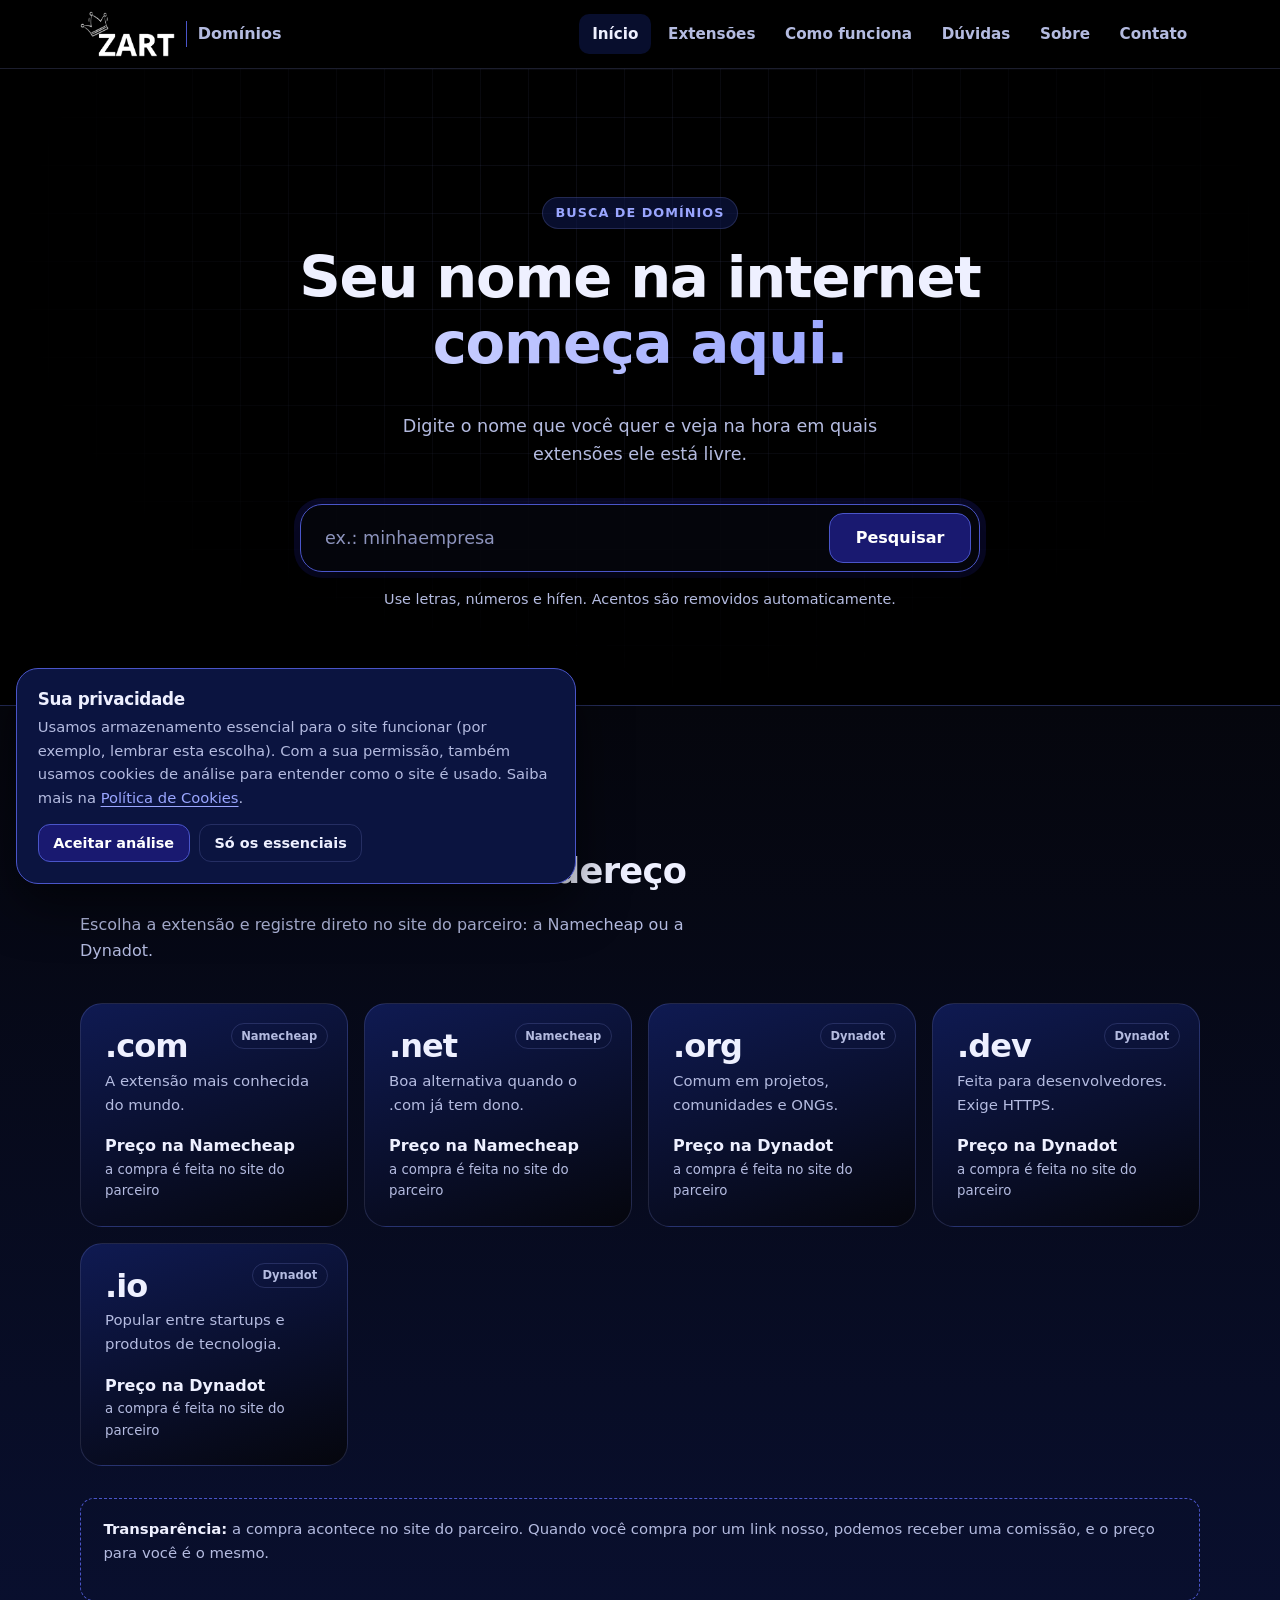
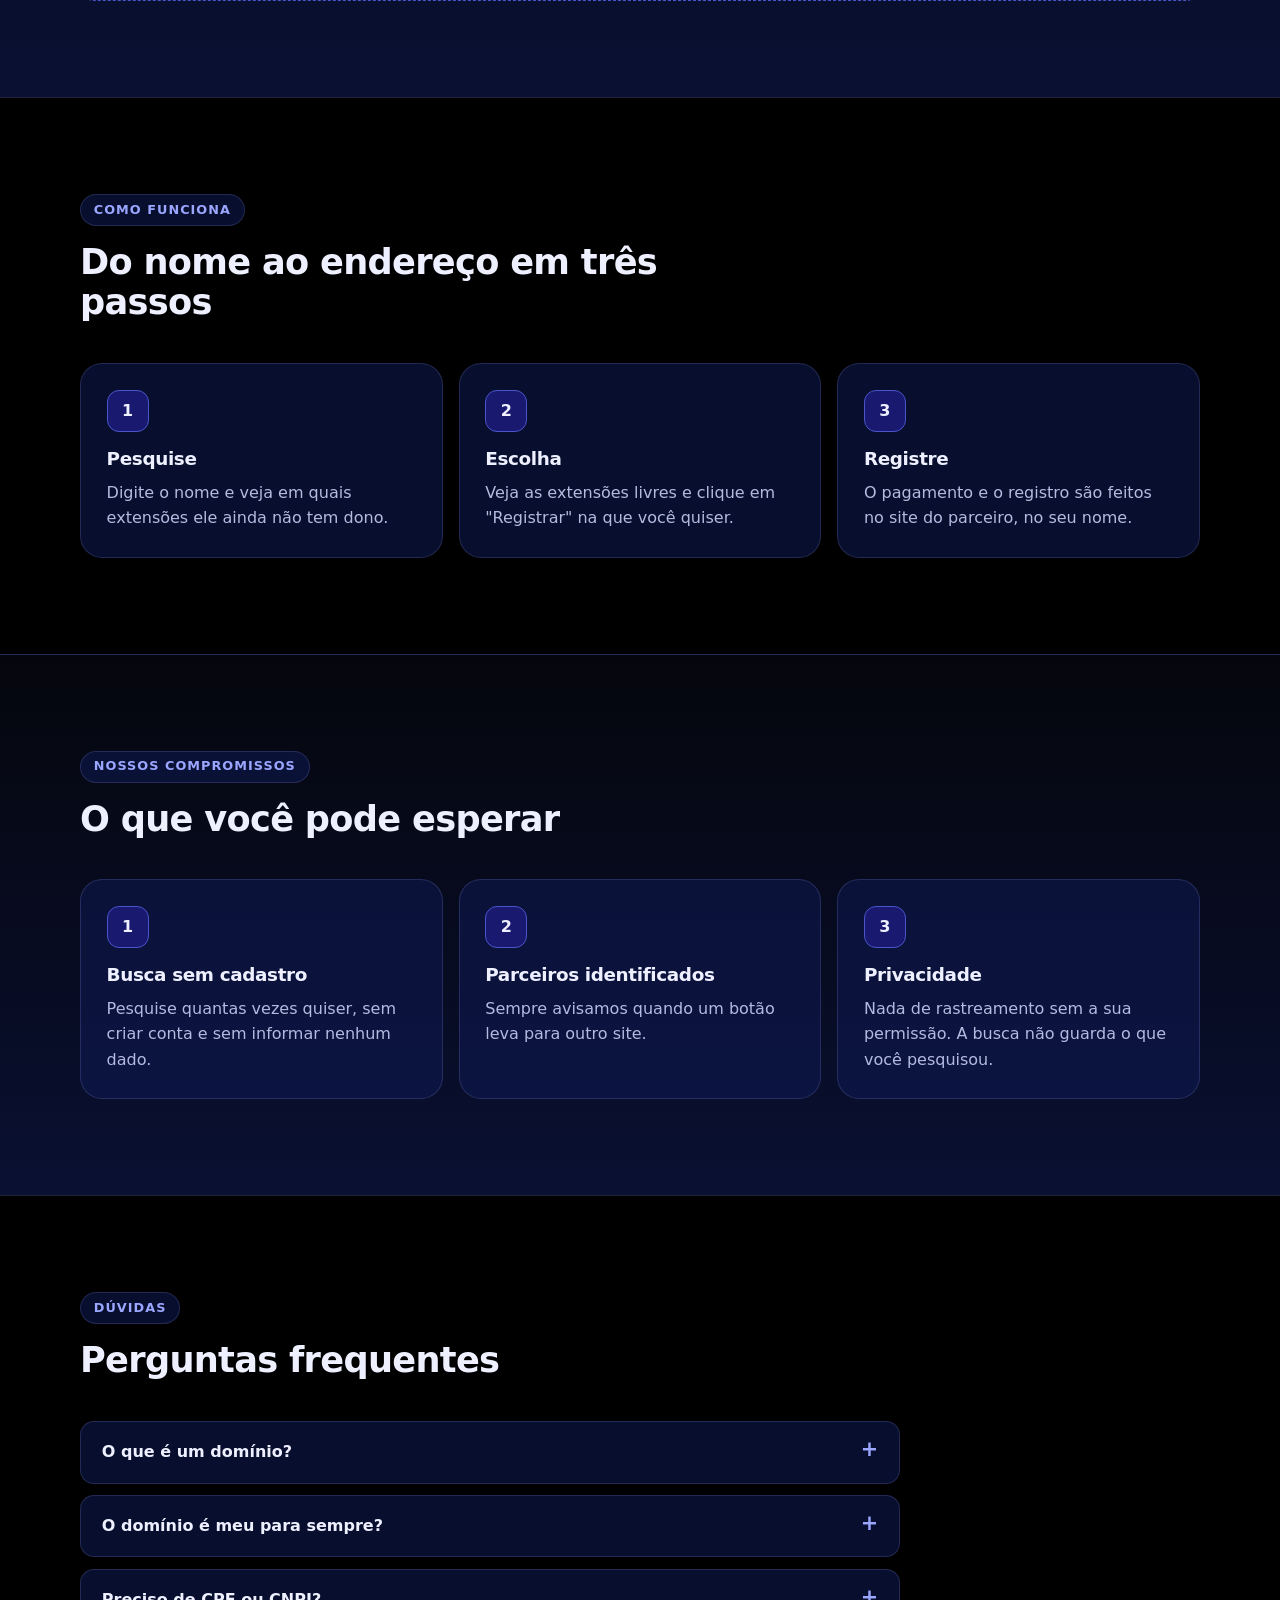
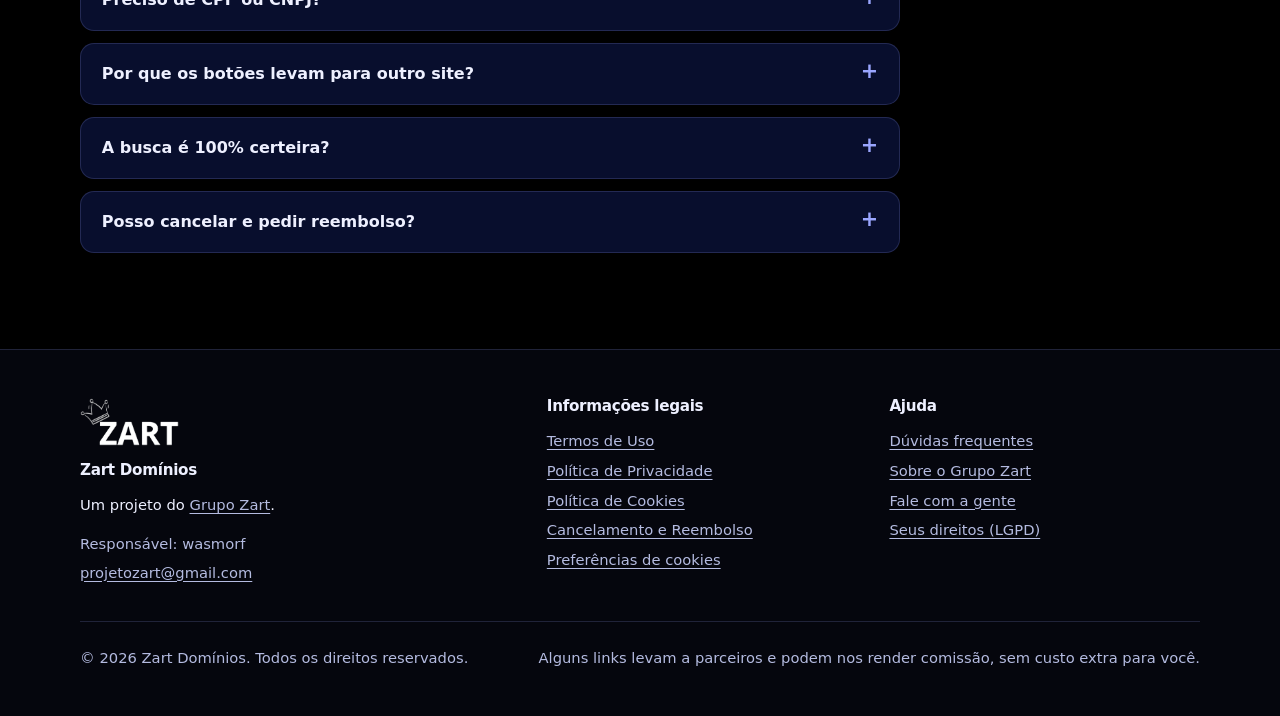
<file: index.html>
<!DOCTYPE html>
<html lang="pt-BR">
<head>
  <meta charset="UTF-8">
  <meta name="viewport" content="width=device-width, initial-scale=1.0">
  <meta name="description" content="Pesquise e registre domínios .com, .net, .org, .dev e .io.">
  <meta name="theme-color" content="#191970">
  <meta name='impact-site-verification' value='0bc4953e-697e-4947-bb41-1d940bbbdc77'>
  <title>Domínios</title>
  <link rel="icon" type="image/png" href="assets/img/favicon.png">
  <link rel="apple-touch-icon" href="assets/img/apple-touch-icon.png">
  <link rel="stylesheet" href="assets/css/style.css">
  <script type="module" src="assets/js/pagina-inicio.js"></script>
</head>
<body data-pagina="inicio" data-titulo="Registre seu domínio">
  <a class="pular-conteudo" href="#conteudo">Pular para o conteúdo</a>

  <header data-cabecalho></header>

  <main id="conteudo">

    <!-- Busca de domínios -->
    <section class="hero" aria-labelledby="titulo-hero">
      <div class="container">
        <span class="etiqueta">Busca de domínios</span>
        <h1 id="titulo-hero">Seu nome na internet <span>começa aqui.</span></h1>
        <p class="hero__texto">
          Digite o nome que você quer e veja na hora em quais extensões ele está livre.
        </p>

        <form class="busca" role="search" data-form-busca>
          <label for="campo-dominio" class="somente-leitor">Nome do domínio</label>
          <input id="campo-dominio" name="dominio" type="search"
                 placeholder="ex.: minhaempresa" autocomplete="off"
                 autocapitalize="off" spellcheck="false" maxlength="80" required>
          <button type="submit" class="botao">Pesquisar</button>
        </form>

        <p class="busca__dica">Use letras, números e hífen. Acentos são removidos automaticamente.</p>
        <p class="busca__erro" role="alert" data-erro-busca hidden></p>

        <noscript>
          <p class="mensagem">A busca precisa do JavaScript ativado no navegador.</p>
        </noscript>

        <div class="resultados" data-resultados hidden>
          <h2 class="resultados__titulo" data-titulo-resultados tabindex="-1"></h2>
          <ul class="lista-resultados" data-lista-resultados aria-live="polite"></ul>
        </div>
      </div>
    </section>

    <!-- Extensões e preços -->
    <section class="secao secao--escura" id="extensoes" aria-labelledby="titulo-extensoes">
      <div class="container">
        <div class="secao__topo">
          <span class="etiqueta">Extensões</span>
          <h2 id="titulo-extensoes">Escolha o final do seu endereço</h2>
          <p>
            Escolha a extensão e registre direto no site do parceiro: a Namecheap ou a Dynadot.
          </p>
        </div>

        <div class="grade-extensoes" data-grade-extensoes></div>

        <aside class="aviso-afiliado" aria-label="Transparência sobre parceiros">
          <p>
            <strong>Transparência:</strong> a compra acontece no site do parceiro. Quando você
            compra por um link nosso, podemos receber uma comissão, e o preço para você é o mesmo.
          </p>
        </aside>
      </div>
    </section>

    <!-- Como funciona -->
    <section class="secao" id="como-funciona" aria-labelledby="titulo-como-funciona">
      <div class="container">
        <div class="secao__topo">
          <span class="etiqueta">Como funciona</span>
          <h2 id="titulo-como-funciona">Do nome ao endereço em três passos</h2>
        </div>

        <ol class="passos">
          <li class="passo">
            <h3>Pesquise</h3>
            <p>Digite o nome e veja em quais extensões ele ainda não tem dono.</p>
          </li>
          <li class="passo">
            <h3>Escolha</h3>
            <p>Veja as extensões livres e clique em "Registrar" na que você quiser.</p>
          </li>
          <li class="passo">
            <h3>Registre</h3>
            <p>O pagamento e o registro são feitos no site do parceiro, no seu nome.</p>
          </li>
        </ol>
      </div>
    </section>

    <!-- Compromissos -->
    <section class="secao secao--escura" aria-labelledby="titulo-compromissos">
      <div class="container">
        <div class="secao__topo">
          <span class="etiqueta">Nossos compromissos</span>
          <h2 id="titulo-compromissos">O que você pode esperar</h2>
        </div>

        <ol class="passos">
          <li class="passo">
            <h3>Busca sem cadastro</h3>
            <p>Pesquise quantas vezes quiser, sem criar conta e sem informar nenhum dado.</p>
          </li>
          <li class="passo">
            <h3>Parceiros identificados</h3>
            <p>Sempre avisamos quando um botão leva para outro site.</p>
          </li>
          <li class="passo">
            <h3>Privacidade</h3>
            <p>Nada de rastreamento sem a sua permissão. A busca não guarda o que você pesquisou.</p>
          </li>
        </ol>
      </div>
    </section>

    <!-- Dúvidas -->
    <section class="secao" id="duvidas" aria-labelledby="titulo-duvidas">
      <div class="container">
        <div class="secao__topo">
          <span class="etiqueta">Dúvidas</span>
          <h2 id="titulo-duvidas">Perguntas frequentes</h2>
        </div>

        <div class="duvidas">
          <details class="duvida">
            <summary>O que é um domínio?</summary>
            <p>É o endereço do seu site, como <code>minhaempresa.com</code>. Com ele você também pode criar e-mails personalizados.</p>
          </details>

          <details class="duvida">
            <summary>O domínio é meu para sempre?</summary>
            <p>Não. O domínio é registrado por um período (normalmente de 1 ano ou mais) e precisa ser renovado antes de vencer. Se não for renovado, ele pode ser liberado para outra pessoa.</p>
          </details>

          <details class="duvida">
            <summary>Preciso de CPF ou CNPJ?</summary>
            <p>Para as extensões deste site (.com, .net, .org, .dev e .io), não. O parceiro pede seu nome, e-mail e endereço para registrar o domínio no seu nome.</p>
          </details>

          <details class="duvida">
            <summary>Por que os botões levam para outro site?</summary>
            <p>A Zart Domínios ajuda você a encontrar o domínio. A compra, o pagamento e o suporte acontecem no site do parceiro, e podemos receber uma comissão por indicar.</p>
          </details>

          <details class="duvida">
            <summary>A busca é 100% certeira?</summary>
            <p>A busca consulta os registros oficiais, mas um domínio pode ser registrado por outra pessoa a qualquer momento. Confira de novo no site do parceiro antes de pagar.</p>
          </details>

          <details class="duvida">
            <summary>Posso cancelar e pedir reembolso?</summary>
            <p>Como a compra é feita no parceiro, o cancelamento segue a política dele. Veja mais na nossa <a href="reembolso.html">página de Cancelamento e Reembolso</a>.</p>
          </details>
        </div>
      </div>
    </section>

  </main>

  <footer data-rodape></footer>
</body>
</html>
</file>
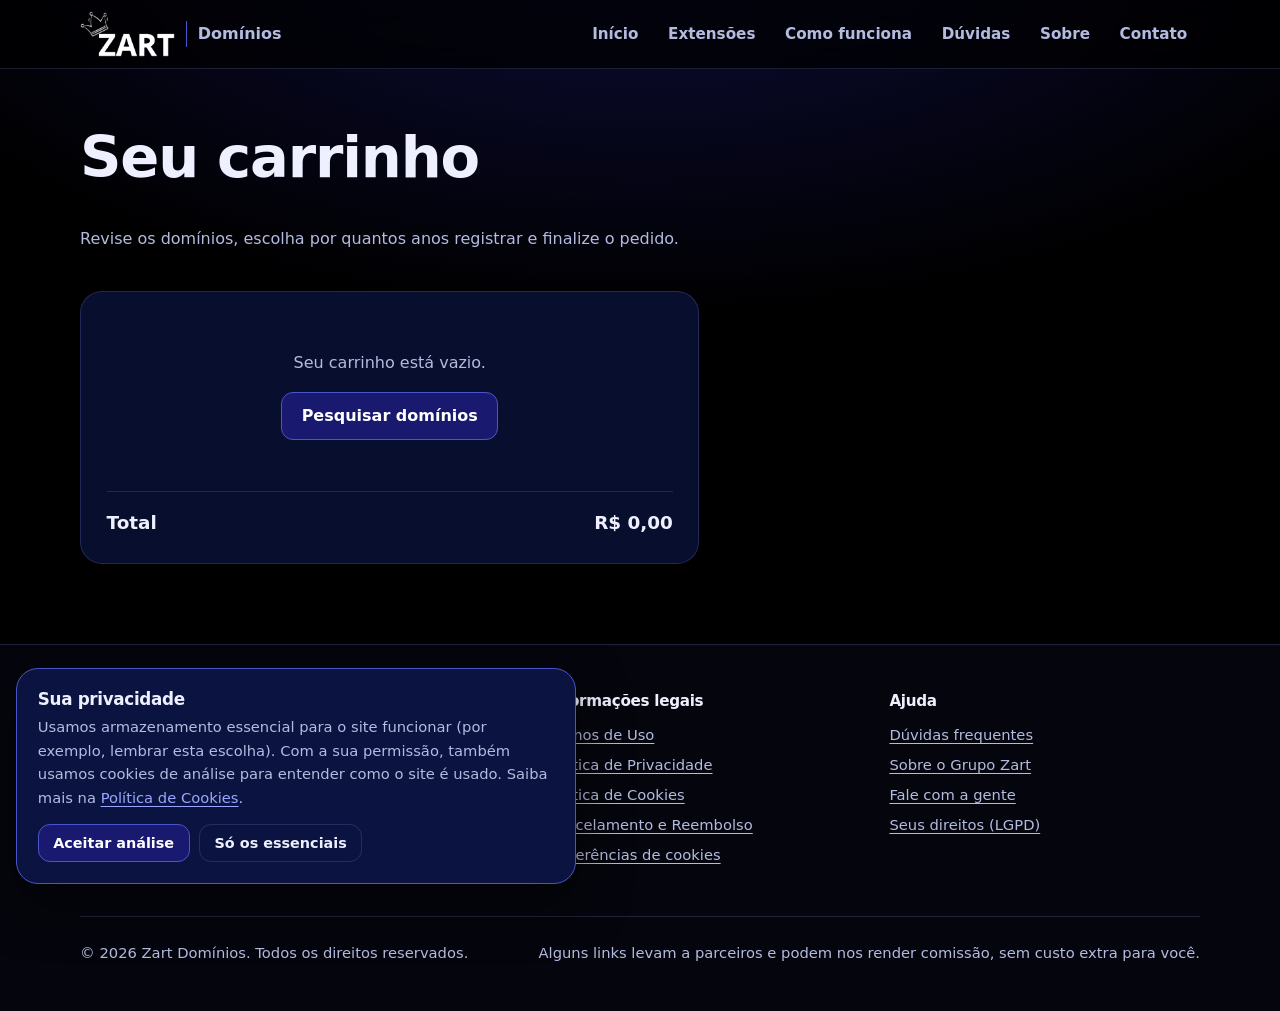
<file: carrinho.html>
<!DOCTYPE html>
<html lang="pt-BR">
<head>
  <meta charset="UTF-8">
  <meta name="viewport" content="width=device-width, initial-scale=1.0">
  <meta name="theme-color" content="#191970">
  <meta name="robots" content="noindex">
  <title>Carrinho</title>
  <link rel="icon" type="image/png" href="assets/img/favicon.png">
  <link rel="apple-touch-icon" href="assets/img/apple-touch-icon.png">
  <link rel="stylesheet" href="assets/css/style.css">
  <script type="module" src="assets/js/pagina-carrinho.js"></script>
</head>
<body data-pagina="carrinho" data-titulo="Carrinho">
  <a class="pular-conteudo" href="#conteudo">Pular para o conteúdo</a>

  <header data-cabecalho></header>

  <main id="conteudo" class="container">
    <div class="pagina-topo">
      <h1>Seu carrinho</h1>
      <p>Revise os domínios, escolha por quantos anos registrar e finalize o pedido.</p>
    </div>

    <div class="carrinho">
      <section class="painel" aria-labelledby="titulo-itens">
        <h2 id="titulo-itens" class="somente-leitor">Domínios no carrinho</h2>
        <ul class="itens-carrinho" data-itens></ul>
        <div class="total" data-total>
          <span>Total</span>
          <span data-valor-total>R$ 0,00</span>
        </div>
      </section>

      <section class="painel" aria-labelledby="titulo-dados" data-painel-dados>
        <h2 id="titulo-dados">Dados do titular</h2>
        <p class="campo"><small>O titular é a pessoa ou empresa que vai ser dona do domínio. Pedimos só o necessário para o registro.</small></p>

        <form data-form-pedido novalidate>
          <div class="campo">
            <label for="nome">Nome completo ou razão social</label>
            <input id="nome" name="nome" type="text" autocomplete="name" required maxlength="120">
          </div>

          <div class="campo">
            <label for="email">E-mail</label>
            <input id="email" name="email" type="email" autocomplete="email" required maxlength="120"
                   aria-describedby="ajuda-email">
            <small id="ajuda-email">Enviamos aqui a confirmação e o código do pedido.</small>
          </div>

          <div class="campo">
            <label for="documento">CPF ou CNPJ</label>
            <input id="documento" name="documento" type="text" inputmode="numeric" required maxlength="18"
                   aria-describedby="ajuda-documento">
            <small id="ajuda-documento">Obrigatório para registrar o domínio no nome do titular.</small>
          </div>

          <div class="campo">
            <label for="telefone">Telefone com DDD</label>
            <input id="telefone" name="telefone" type="tel" autocomplete="tel-national" inputmode="tel"
                   required maxlength="16" placeholder="(21) 99999-9999">
          </div>

          <fieldset class="grupo-campos">
            <legend>Endereço do titular</legend>
            <small class="grupo-campos__ajuda">Os registros de domínio exigem o endereço de quem vai ser o dono. Por enquanto, só aceitamos endereços no Brasil.</small>

            <div class="campo">
              <label for="cep">CEP</label>
              <input id="cep" name="cep" type="text" inputmode="numeric" autocomplete="postal-code"
                     required maxlength="9" placeholder="00000-000">
            </div>

            <div class="campo">
              <label for="endereco">Rua, número e complemento</label>
              <input id="endereco" name="endereco" type="text" autocomplete="street-address" required maxlength="120">
            </div>

            <div class="campos-lado">
              <div class="campo">
                <label for="cidade">Cidade</label>
                <input id="cidade" name="cidade" type="text" autocomplete="address-level2" required maxlength="80">
              </div>

              <div class="campo">
                <label for="estado">Estado</label>
                <select id="estado" name="estado" autocomplete="address-level1" required>
                  <option value="">UF</option>
                  <option>AC</option><option>AL</option><option>AP</option><option>AM</option>
                  <option>BA</option><option>CE</option><option>DF</option><option>ES</option>
                  <option>GO</option><option>MA</option><option>MT</option><option>MS</option>
                  <option>MG</option><option>PA</option><option>PB</option><option>PR</option>
                  <option>PE</option><option>PI</option><option>RJ</option><option>RN</option>
                  <option>RS</option><option>RO</option><option>RR</option><option>SC</option>
                  <option>SP</option><option>SE</option><option>TO</option>
                </select>
              </div>
            </div>
          </fieldset>

          <div class="campo-check">
            <input id="aceite" name="aceite" type="checkbox" required>
            <label for="aceite">
              Li e aceito os <a href="termos.html">Termos de Uso</a> e a
              <a href="reembolso.html">Política de Reembolso</a>,
              e estou ciente de como meus dados são tratados na
              <a href="privacidade.html">Política de Privacidade</a>.
            </label>
          </div>

          <button type="submit" class="botao" data-botao-finalizar>Ir para o pagamento</button>
          <p class="campo"><small>O pagamento (Pix, cartão ou boleto) é feito no site do Mercado Pago. Não guardamos dados de cartão.</small></p>
          <div data-mensagem-pedido role="alert"></div>
        </form>
      </section>
    </div>
  </main>

  <footer data-rodape></footer>
</body>
</html>
</file>
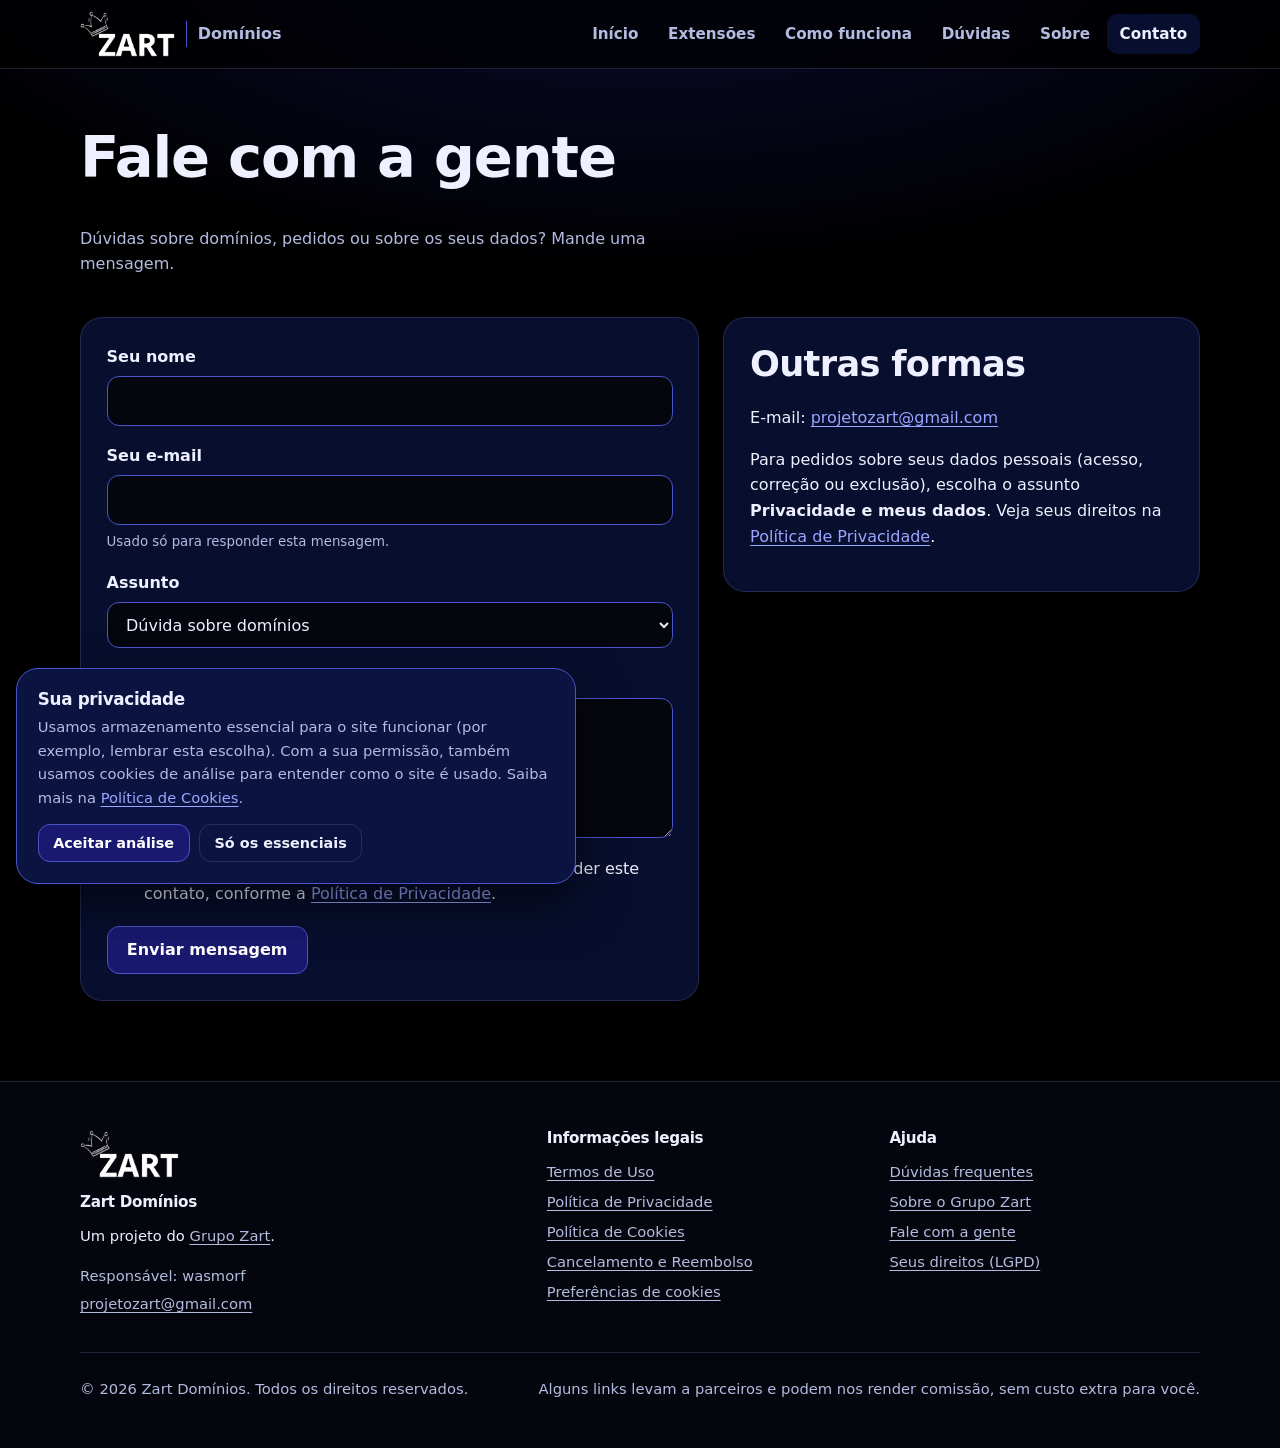
<file: contato.html>
<!DOCTYPE html>
<html lang="pt-BR">
<head>
  <meta charset="UTF-8">
  <meta name="viewport" content="width=device-width, initial-scale=1.0">
  <meta name="description" content="Fale com a nossa equipe.">
  <meta name="theme-color" content="#191970">
  <title>Contato</title>
  <link rel="icon" type="image/png" href="assets/img/favicon.png">
  <link rel="apple-touch-icon" href="assets/img/apple-touch-icon.png">
  <link rel="stylesheet" href="assets/css/style.css">
  <script type="module" src="assets/js/pagina-contato.js"></script>
</head>
<body data-pagina="contato" data-titulo="Contato">
  <a class="pular-conteudo" href="#conteudo">Pular para o conteúdo</a>

  <header data-cabecalho></header>

  <main id="conteudo" class="container">
    <div class="pagina-topo">
      <h1>Fale com a gente</h1>
      <p>Dúvidas sobre domínios, pedidos ou sobre os seus dados? Mande uma mensagem.</p>
    </div>

    <div class="carrinho">
      <section class="painel" aria-labelledby="titulo-form">
        <h2 id="titulo-form" class="somente-leitor">Formulário de contato</h2>

        <form data-form-contato novalidate>
          <div class="campo">
            <label for="nome">Seu nome</label>
            <input id="nome" name="nome" type="text" autocomplete="name" required maxlength="120">
          </div>

          <div class="campo">
            <label for="email">Seu e-mail</label>
            <input id="email" name="email" type="email" autocomplete="email" required maxlength="120"
                   aria-describedby="ajuda-email">
            <small id="ajuda-email">Usado só para responder esta mensagem.</small>
          </div>

          <div class="campo">
            <label for="assunto">Assunto</label>
            <select id="assunto" name="assunto">
              <option>Dúvida sobre domínios</option>
              <option>Compra em um parceiro</option>
              <option>Privacidade e meus dados (LGPD)</option>
              <option>Outro assunto</option>
            </select>
          </div>

          <div class="campo">
            <label for="mensagem">Mensagem</label>
            <textarea id="mensagem" name="mensagem" required maxlength="2000"></textarea>
          </div>

          <div class="campo-check">
            <input id="aceite" name="aceite" type="checkbox" required>
            <label for="aceite">
              Concordo que meus dados sejam usados para responder este contato, conforme a
              <a href="privacidade.html">Política de Privacidade</a>.
            </label>
          </div>

          <button type="submit" class="botao">Enviar mensagem</button>
          <div data-mensagem-contato role="alert"></div>
        </form>
      </section>

      <aside class="painel" aria-labelledby="titulo-outros">
        <h2 id="titulo-outros">Outras formas</h2>
        <p>E-mail: <span data-email-empresa></span></p>
        <p>
          Para pedidos sobre seus dados pessoais (acesso, correção ou exclusão), escolha o assunto
          <strong>Privacidade e meus dados</strong>. Veja seus direitos na
          <a href="privacidade.html#seus-direitos">Política de Privacidade</a>.
        </p>
      </aside>
    </div>
  </main>

  <footer data-rodape></footer>
</body>
</html>
</file>
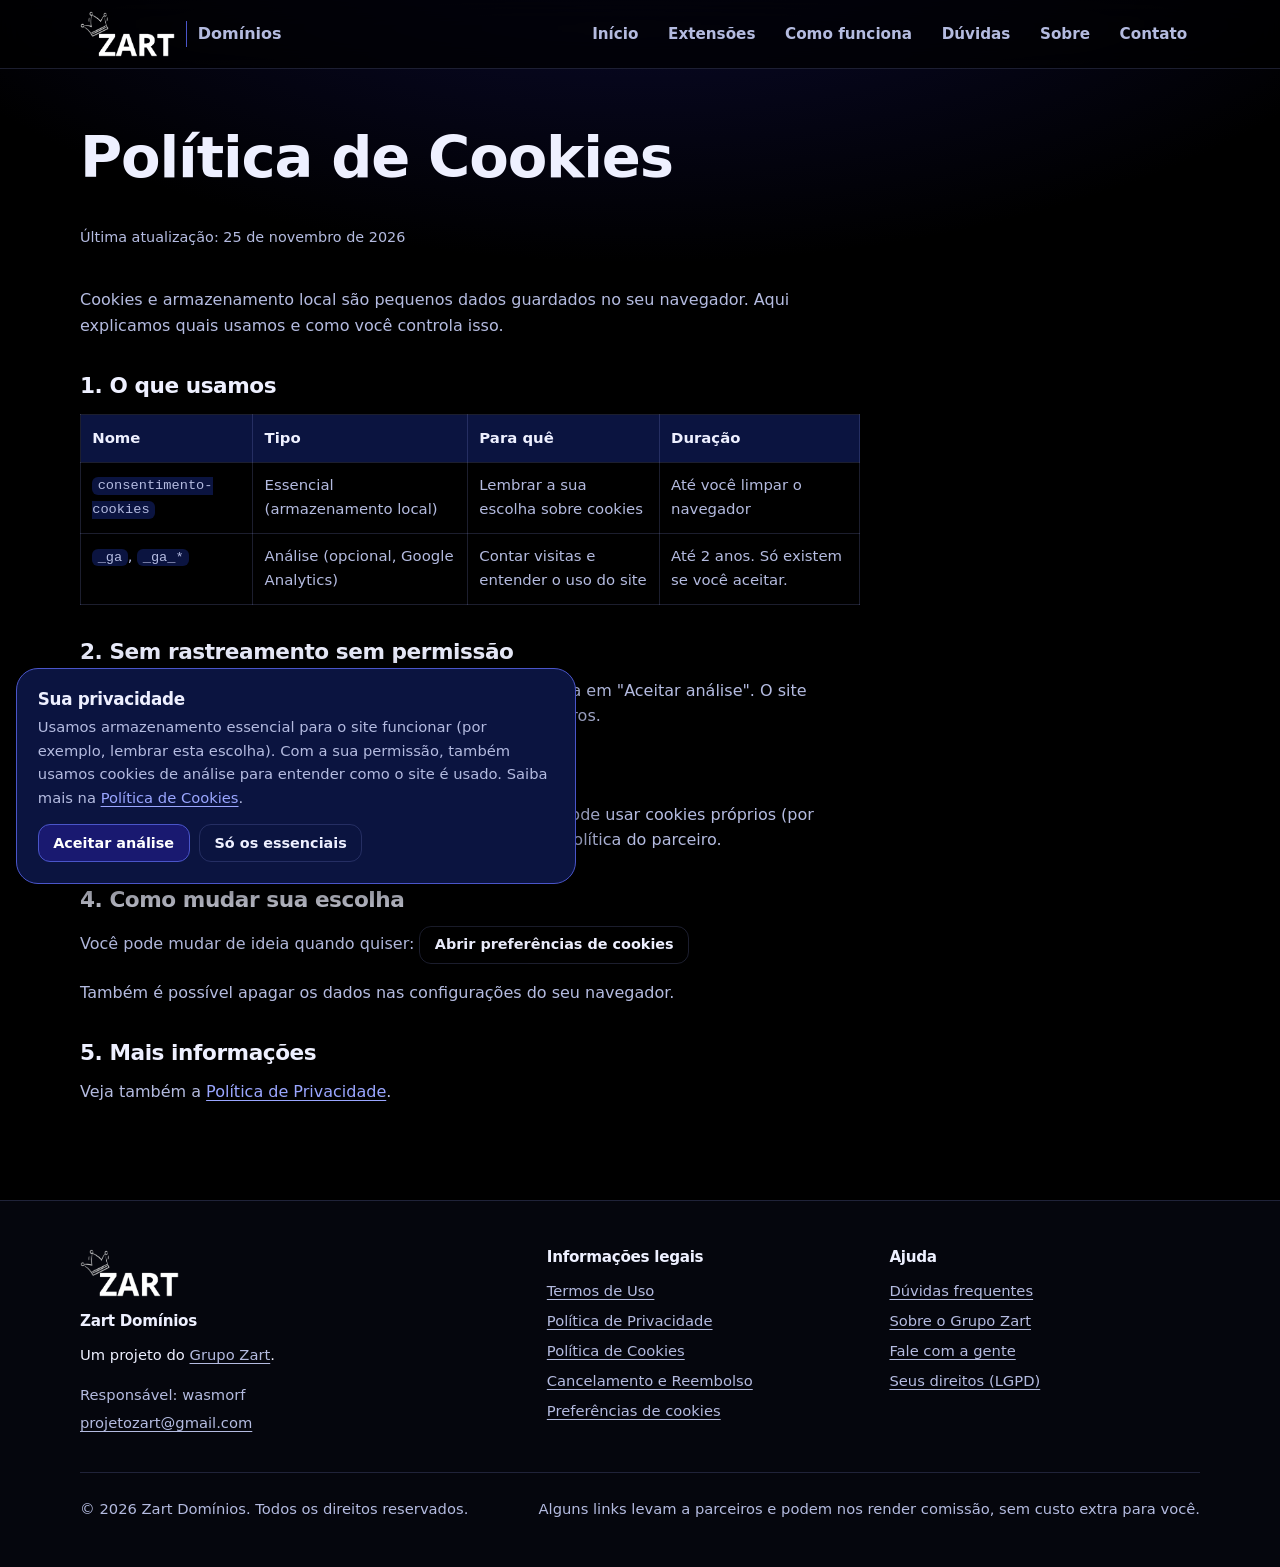
<file: cookies.html>
<!DOCTYPE html>
<html lang="pt-BR">
<head>
  <meta charset="UTF-8">
  <meta name="viewport" content="width=device-width, initial-scale=1.0">
  <meta name="theme-color" content="#191970">
  <title>Política de Cookies</title>
  <link rel="icon" type="image/png" href="assets/img/favicon.png">
  <link rel="apple-touch-icon" href="assets/img/apple-touch-icon.png">
  <link rel="stylesheet" href="assets/css/style.css">
  <script type="module" src="assets/js/pagina-texto.js"></script>
</head>
<body data-pagina="cookies" data-titulo="Política de Cookies">
  <a class="pular-conteudo" href="#conteudo">Pular para o conteúdo</a>

  <header data-cabecalho></header>

  <!-- MODELO: revise este texto com um advogado antes de lançar o site. -->
  <main id="conteudo" class="container">
    <article class="texto-legal">
      <div class="pagina-topo">
        <h1>Política de Cookies</h1>
        <p class="atualizado">Última atualização: 25 de novembro de 2026</p>
      </div>

      <p>
        Cookies e armazenamento local são pequenos dados guardados no seu navegador. Aqui explicamos
        quais usamos e como você controla isso.
      </p>

      <h2>1. O que usamos</h2>
      <table>
        <thead>
          <tr>
            <th scope="col">Nome</th>
            <th scope="col">Tipo</th>
            <th scope="col">Para quê</th>
            <th scope="col">Duração</th>
          </tr>
        </thead>
        <tbody>
          <tr>
            <td><code>consentimento-cookies</code></td>
            <td>Essencial (armazenamento local)</td>
            <td>Lembrar a sua escolha sobre cookies</td>
            <td>Até você limpar o navegador</td>
          </tr>
          <tr>
            <td><code>_ga</code>, <code>_ga_*</code></td>
            <td>Análise (opcional, Google Analytics)</td>
            <td>Contar visitas e entender o uso do site</td>
            <td>Até 2 anos. Só existem se você aceitar.</td>
          </tr>
        </tbody>
      </table>

      <h2>2. Sem rastreamento sem permissão</h2>
      <p>
        Os cookies de análise só são carregados depois que você clica em "Aceitar análise".
        O site também não baixa fontes nem imagens de serviços de terceiros.
      </p>

      <h2>3. Sites de parceiros</h2>
      <p>
        Quando você clica em "Registrar", o site do parceiro abre e pode usar cookies próprios
        (por exemplo, para contar a indicação). Esses cookies seguem a política do parceiro.
      </p>

      <h2>4. Como mudar sua escolha</h2>
      <p>
        Você pode mudar de ideia quando quiser:
        <button type="button" class="botao botao--secundario botao--pequeno" data-abrir-cookies>Abrir preferências de cookies</button>
      </p>
      <p>Também é possível apagar os dados nas configurações do seu navegador.</p>

      <h2>5. Mais informações</h2>
      <p>Veja também a <a href="privacidade.html">Política de Privacidade</a>.</p>
    </article>
  </main>

  <footer data-rodape></footer>
</body>
</html>
</file>
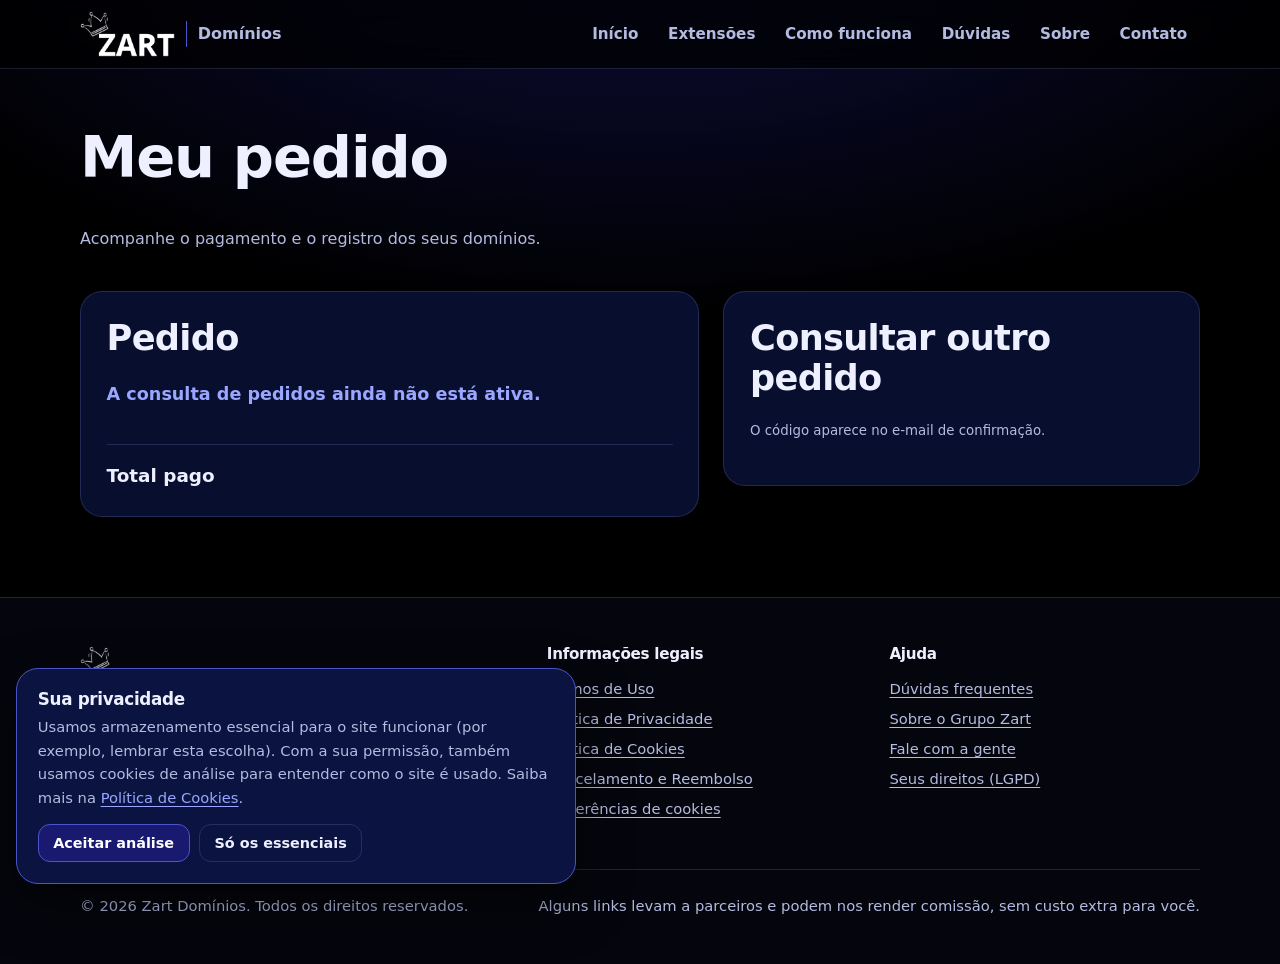
<file: pedido.html>
<!DOCTYPE html>
<html lang="pt-BR">
<head>
  <meta charset="UTF-8">
  <meta name="viewport" content="width=device-width, initial-scale=1.0">
  <meta name="theme-color" content="#191970">
  <meta name="robots" content="noindex">
  <title>Meu pedido</title>
  <link rel="icon" type="image/png" href="assets/img/favicon.png">
  <link rel="apple-touch-icon" href="assets/img/apple-touch-icon.png">
  <link rel="stylesheet" href="assets/css/style.css">
  <script type="module" src="assets/js/pagina-pedido.js"></script>
</head>
<body data-pagina="pedido" data-titulo="Meu pedido">
  <a class="pular-conteudo" href="#conteudo">Pular para o conteúdo</a>

  <header data-cabecalho></header>

  <main id="conteudo" class="container">
    <div class="pagina-topo">
      <h1>Meu pedido</h1>
      <p>Acompanhe o pagamento e o registro dos seus domínios.</p>
    </div>

    <div class="carrinho">
      <section class="painel" aria-labelledby="titulo-situacao">
        <h2 id="titulo-situacao" data-codigo-pedido>Pedido</h2>
        <p class="situacao-pedido" data-situacao role="status" aria-live="polite">Carregando…</p>
        <ul class="itens-carrinho" data-itens-pedido></ul>
        <div class="total" data-total-pedido hidden>
          <span>Total pago</span>
          <span data-valor-pedido></span>
        </div>
      </section>

      <section class="painel" aria-labelledby="titulo-buscar">
        <h2 id="titulo-buscar">Consultar outro pedido</h2>
        <form data-form-consulta>
          <div class="campo">
            <label for="codigo">Código do pedido</label>
            <input id="codigo" name="codigo" type="text" required maxlength="20" placeholder="Z-1A2B3C4D5E"
                   autocapitalize="characters" spellcheck="false">
          </div>
          <button type="submit" class="botao">Consultar</button>
        </form>
        <p class="campo"><small>O código aparece no e-mail de confirmação.</small></p>
      </section>
    </div>
  </main>

  <footer data-rodape></footer>
</body>
</html>
</file>
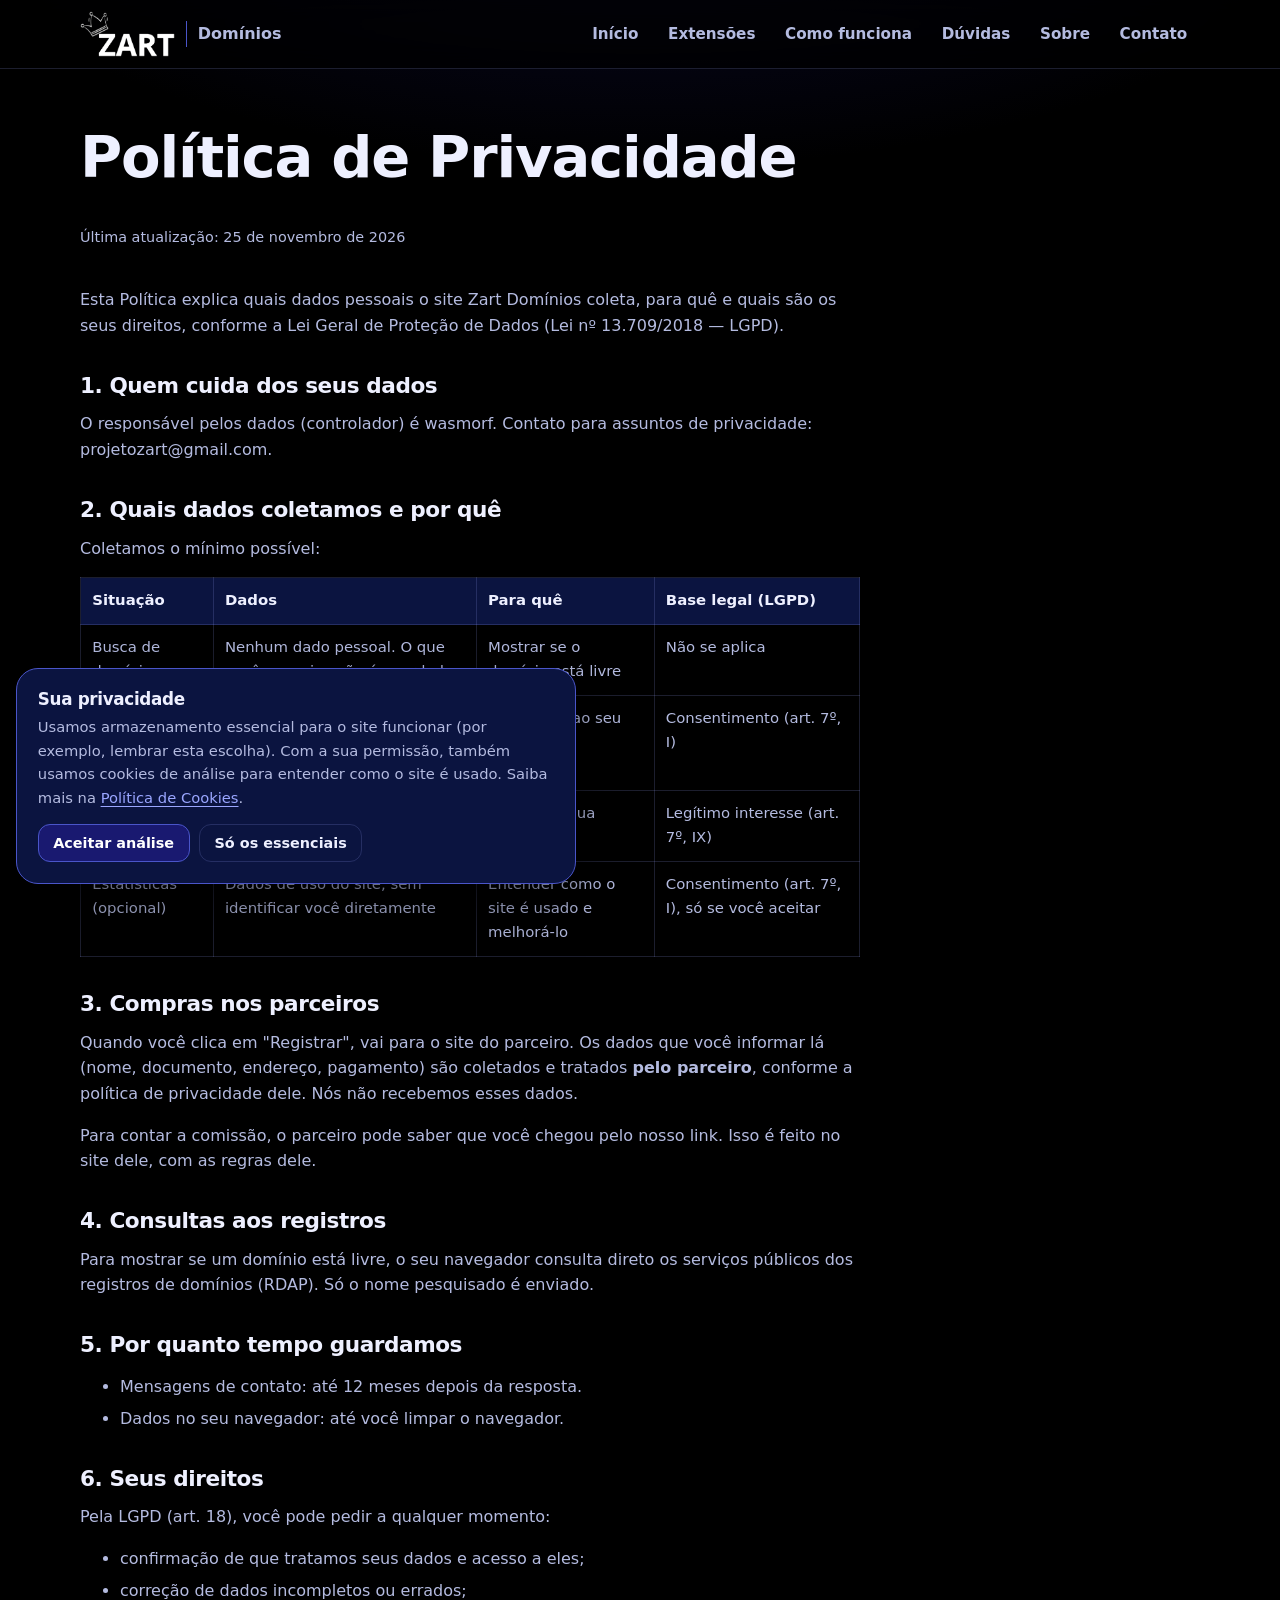
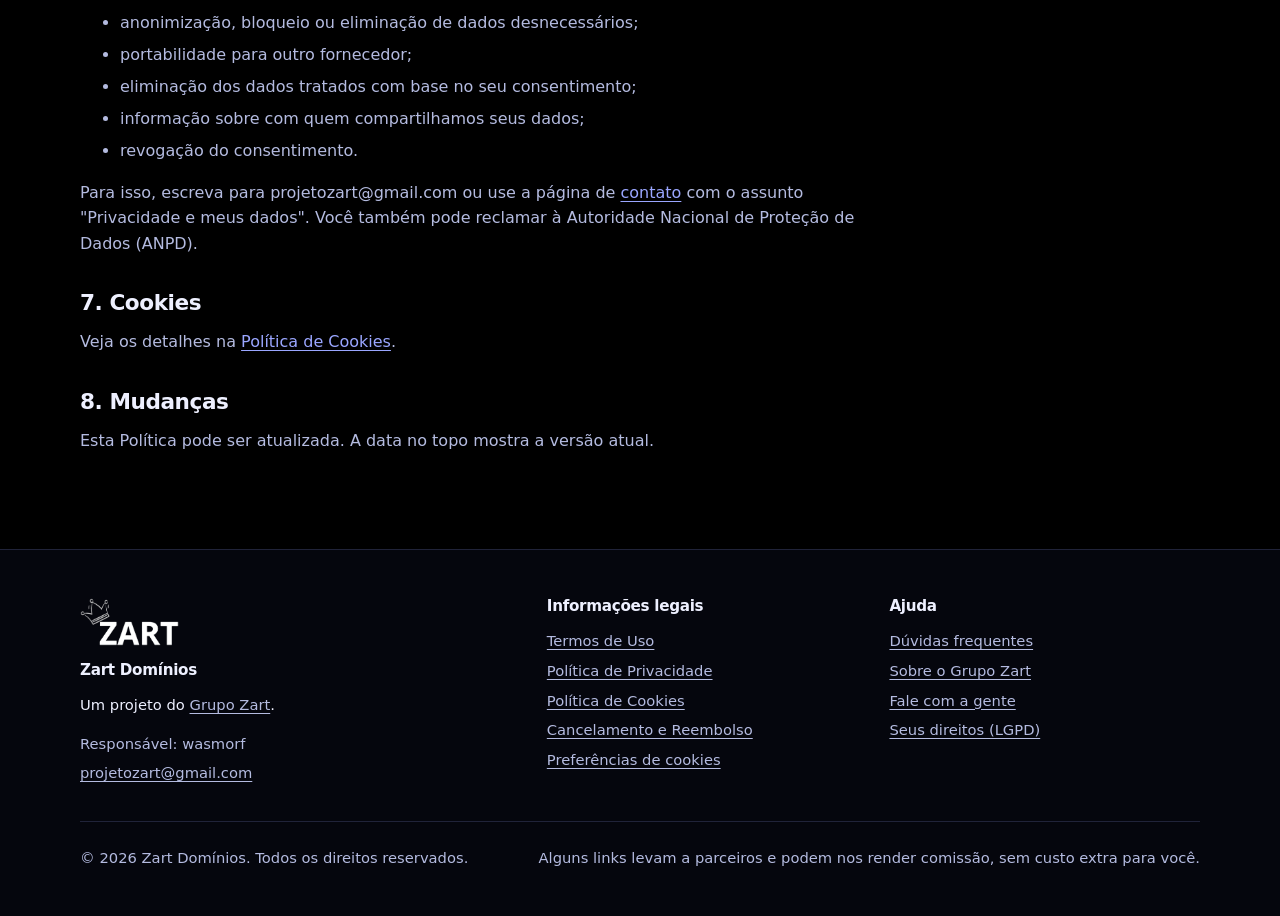
<file: privacidade.html>
<!DOCTYPE html>
<html lang="pt-BR">
<head>
  <meta charset="UTF-8">
  <meta name="viewport" content="width=device-width, initial-scale=1.0">
  <meta name="theme-color" content="#191970">
  <title>Política de Privacidade</title>
  <link rel="icon" type="image/png" href="assets/img/favicon.png">
  <link rel="apple-touch-icon" href="assets/img/apple-touch-icon.png">
  <link rel="stylesheet" href="assets/css/style.css">
  <script type="module" src="assets/js/pagina-texto.js"></script>
</head>
<body data-pagina="privacidade" data-titulo="Política de Privacidade">
  <a class="pular-conteudo" href="#conteudo">Pular para o conteúdo</a>

  <header data-cabecalho></header>

  <!-- MODELO: revise este texto com um advogado antes de lançar o site. -->
  <main id="conteudo" class="container">
    <article class="texto-legal">
      <div class="pagina-topo">
        <h1>Política de Privacidade</h1>
        <p class="atualizado">Última atualização: 25 de novembro de 2026</p>
      </div>

      <p>
        Esta Política explica quais dados pessoais o site <span data-site-nome></span> coleta, para quê
        e quais são os seus direitos, conforme a Lei Geral de Proteção de Dados (Lei nº 13.709/2018 — LGPD).
      </p>

      <h2>1. Quem cuida dos seus dados</h2>
      <p>
        O responsável pelos dados (controlador) é <span data-empresa="responsavel"></span>.
        Contato para assuntos de privacidade: <span data-empresa="email"></span>.
      </p>

      <h2>2. Quais dados coletamos e por quê</h2>
      <p>Coletamos o mínimo possível:</p>
      <table>
        <thead>
          <tr>
            <th scope="col">Situação</th>
            <th scope="col">Dados</th>
            <th scope="col">Para quê</th>
            <th scope="col">Base legal (LGPD)</th>
          </tr>
        </thead>
        <tbody>
          <tr>
            <td>Busca de domínios</td>
            <td>Nenhum dado pessoal. O que você pesquisa não é guardado</td>
            <td>Mostrar se o domínio está livre</td>
            <td>Não se aplica</td>
          </tr>
          <tr>
            <td>Contato</td>
            <td>Nome, e-mail e a mensagem, enviados pelo seu próprio programa de e-mail</td>
            <td>Responder ao seu contato</td>
            <td>Consentimento (art. 7º, I)</td>
          </tr>
          <tr>
            <td>Navegação</td>
            <td>Sua escolha de cookies, guardada só no seu navegador</td>
            <td>Lembrar a sua escolha</td>
            <td>Legítimo interesse (art. 7º, IX)</td>
          </tr>
          <tr>
            <td>Estatísticas (opcional)</td>
            <td>Dados de uso do site, sem identificar você diretamente</td>
            <td>Entender como o site é usado e melhorá-lo</td>
            <td>Consentimento (art. 7º, I), só se você aceitar</td>
          </tr>
        </tbody>
      </table>

      <h2>3. Compras nos parceiros</h2>
      <p>
        Quando você clica em "Registrar", vai para o site do parceiro. Os dados que você informar lá
        (nome, documento, endereço, pagamento) são coletados e tratados <strong>pelo parceiro</strong>,
        conforme a política de privacidade dele. Nós não recebemos esses dados.
      </p>
      <p>
        Para contar a comissão, o parceiro pode saber que você chegou pelo nosso link. Isso é feito no
        site dele, com as regras dele.
      </p>

      <h2>4. Consultas aos registros</h2>
      <p>
        Para mostrar se um domínio está livre, o seu navegador consulta direto os serviços públicos
        dos registros de domínios (RDAP). Só o nome pesquisado é enviado.
      </p>

      <h2>5. Por quanto tempo guardamos</h2>
      <ul>
        <li>Mensagens de contato: até 12 meses depois da resposta.</li>
        <li>Dados no seu navegador: até você limpar o navegador.</li>
      </ul>

      <h2 id="seus-direitos">6. Seus direitos</h2>
      <p>Pela LGPD (art. 18), você pode pedir a qualquer momento:</p>
      <ul>
        <li>confirmação de que tratamos seus dados e acesso a eles;</li>
        <li>correção de dados incompletos ou errados;</li>
        <li>anonimização, bloqueio ou eliminação de dados desnecessários;</li>
        <li>portabilidade para outro fornecedor;</li>
        <li>eliminação dos dados tratados com base no seu consentimento;</li>
        <li>informação sobre com quem compartilhamos seus dados;</li>
        <li>revogação do consentimento.</li>
      </ul>
      <p>
        Para isso, escreva para <span data-empresa="email"></span> ou use a página de
        <a href="contato.html">contato</a> com o assunto "Privacidade e meus dados".
        Você também pode reclamar à Autoridade Nacional de Proteção de Dados (ANPD).
      </p>

      <h2>7. Cookies</h2>
      <p>Veja os detalhes na <a href="cookies.html">Política de Cookies</a>.</p>

      <h2>8. Mudanças</h2>
      <p>Esta Política pode ser atualizada. A data no topo mostra a versão atual.</p>
    </article>
  </main>

  <footer data-rodape></footer>
</body>
</html>
</file>
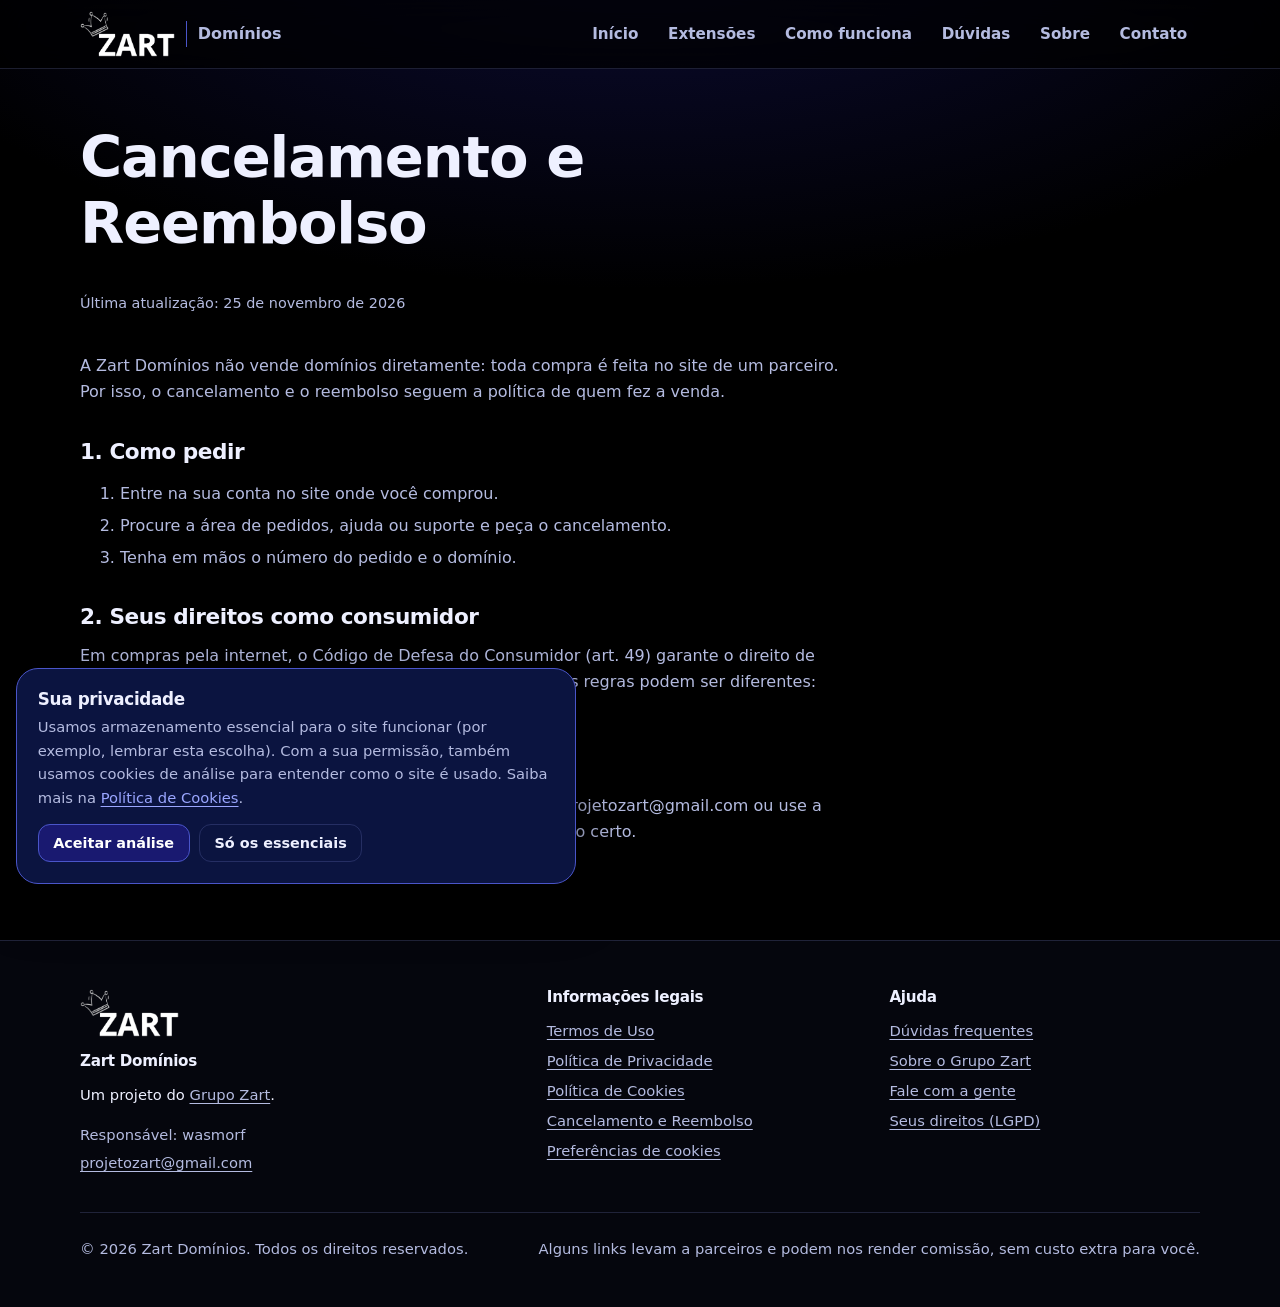
<file: reembolso.html>
<!DOCTYPE html>
<html lang="pt-BR">
<head>
  <meta charset="UTF-8">
  <meta name="viewport" content="width=device-width, initial-scale=1.0">
  <meta name="theme-color" content="#191970">
  <title>Cancelamento e Reembolso</title>
  <link rel="icon" type="image/png" href="assets/img/favicon.png">
  <link rel="apple-touch-icon" href="assets/img/apple-touch-icon.png">
  <link rel="stylesheet" href="assets/css/style.css">
  <script type="module" src="assets/js/pagina-texto.js"></script>
</head>
<body data-pagina="reembolso" data-titulo="Cancelamento e Reembolso">
  <a class="pular-conteudo" href="#conteudo">Pular para o conteúdo</a>

  <header data-cabecalho></header>

  <!-- MODELO: revise este texto com um advogado antes de lançar o site. -->
  <main id="conteudo" class="container">
    <article class="texto-legal">
      <div class="pagina-topo">
        <h1>Cancelamento e Reembolso</h1>
        <p class="atualizado">Última atualização: 25 de novembro de 2026</p>
      </div>

      <p>
        A <span data-site-nome></span> não vende domínios diretamente: toda compra é feita no site de um
        parceiro. Por isso, o cancelamento e o reembolso seguem
        a política de quem fez a venda.
      </p>

      <h2>1. Como pedir</h2>
      <ol>
        <li>Entre na sua conta no site onde você comprou.</li>
        <li>Procure a área de pedidos, ajuda ou suporte e peça o cancelamento.</li>
        <li>Tenha em mãos o número do pedido e o domínio.</li>
      </ol>

      <h2>2. Seus direitos como consumidor</h2>
      <p>
        Em compras pela internet, o Código de Defesa do Consumidor (art. 49) garante o direito de
        desistir em até 7 dias. Para compras em sites estrangeiros, as regras podem ser diferentes:
        confira a política do parceiro antes de comprar.
      </p>

      <h2>3. Precisa de ajuda?</h2>
      <p>
        Se tiver dificuldade para falar com o parceiro, escreva para <span data-empresa="email"></span>
        ou use a página de <a href="contato.html">contato</a>. Vamos tentar ajudar a encontrar o caminho certo.
      </p>
    </article>
  </main>

  <footer data-rodape></footer>
</body>
</html>
</file>
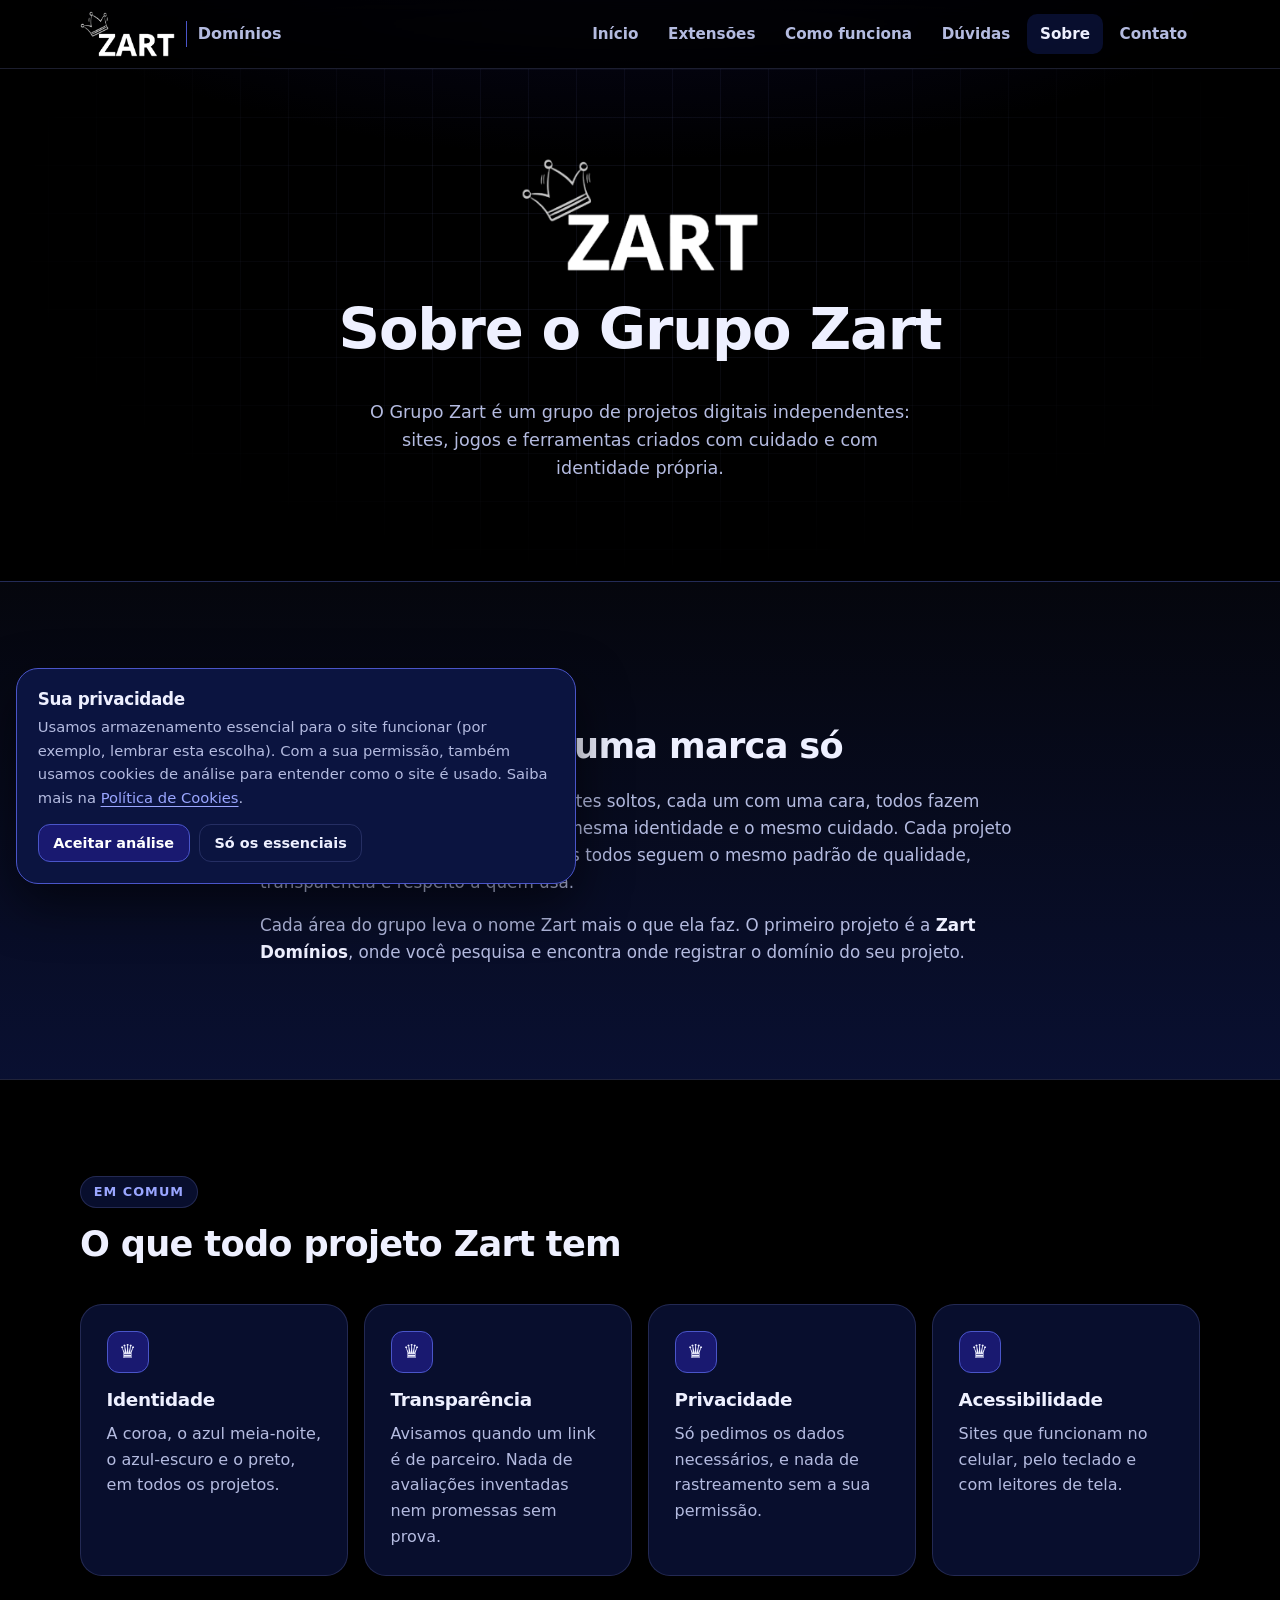
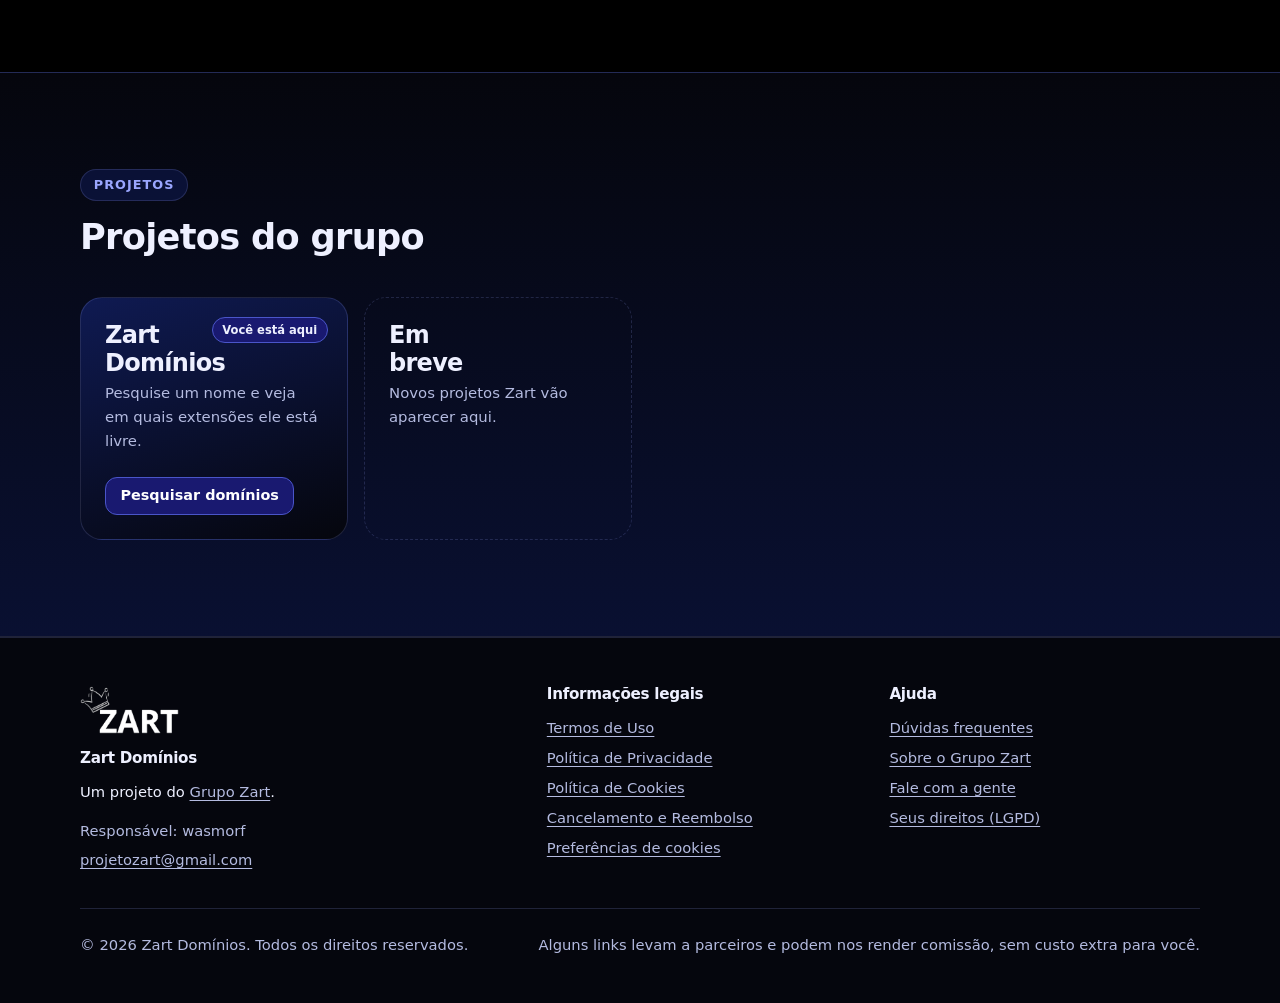
<file: sobre.html>
<!DOCTYPE html>
<html lang="pt-BR">
<head>
  <meta charset="UTF-8">
  <meta name="viewport" content="width=device-width, initial-scale=1.0">
  <meta name="description" content="O Grupo Zart reúne projetos digitais independentes. A Zart Domínios é o primeiro deles.">
  <meta name="theme-color" content="#191970">
  <title>Sobre o Grupo Zart</title>
  <link rel="icon" type="image/png" href="assets/img/favicon.png">
  <link rel="apple-touch-icon" href="assets/img/apple-touch-icon.png">
  <link rel="stylesheet" href="assets/css/style.css">
  <script type="module" src="assets/js/pagina-texto.js"></script>
</head>
<body data-pagina="sobre" data-titulo="Sobre o Grupo Zart">
  <a class="pular-conteudo" href="#conteudo">Pular para o conteúdo</a>

  <header data-cabecalho></header>

  <main id="conteudo">

    <section class="hero hero--curto" aria-labelledby="titulo-sobre">
      <div class="container">
        <img class="sobre__logo" src="assets/img/zart-logo.png" alt="Zart" width="240" height="116">
        <h1 id="titulo-sobre">Sobre o Grupo Zart</h1>
        <p class="hero__texto">
          O Grupo Zart é um grupo de projetos digitais independentes: sites, jogos e ferramentas
          criados com cuidado e com identidade própria.
        </p>
      </div>
    </section>

    <section class="secao secao--escura" aria-labelledby="titulo-o-que-e">
      <div class="container texto-sobre">
        <span class="etiqueta">O que é</span>
        <h2 id="titulo-o-que-e">Vários projetos, uma marca só</h2>
        <p>
          A ideia é simples: em vez de vários sites soltos, cada um com uma cara, todos fazem parte
          de uma mesma marca, com a mesma identidade e o mesmo cuidado. Cada projeto Zart resolve
          uma coisa diferente, mas todos seguem o mesmo padrão de qualidade, transparência e
          respeito a quem usa.
        </p>
        <p>
          Cada área do grupo leva o nome Zart mais o que ela faz. O primeiro projeto é a
          <strong>Zart Domínios</strong>, onde você pesquisa e encontra onde registrar o domínio do seu projeto.
        </p>
      </div>
    </section>

    <section class="secao" aria-labelledby="titulo-em-comum">
      <div class="container">
        <div class="secao__topo">
          <span class="etiqueta">Em comum</span>
          <h2 id="titulo-em-comum">O que todo projeto Zart tem</h2>
        </div>

        <ul class="passos passos--sem-numero">
          <li class="passo">
            <h3>Identidade</h3>
            <p>A coroa, o azul meia-noite, o azul-escuro e o preto, em todos os projetos.</p>
          </li>
          <li class="passo">
            <h3>Transparência</h3>
            <p>Avisamos quando um link é de parceiro. Nada de avaliações inventadas nem promessas sem prova.</p>
          </li>
          <li class="passo">
            <h3>Privacidade</h3>
            <p>Só pedimos os dados necessários, e nada de rastreamento sem a sua permissão.</p>
          </li>
          <li class="passo">
            <h3>Acessibilidade</h3>
            <p>Sites que funcionam no celular, pelo teclado e com leitores de tela.</p>
          </li>
        </ul>
      </div>
    </section>

    <section class="secao secao--escura" aria-labelledby="titulo-projetos">
      <div class="container">
        <div class="secao__topo">
          <span class="etiqueta">Projetos</span>
          <h2 id="titulo-projetos">Projetos do grupo</h2>
        </div>

        <ul class="grade-extensoes lista-projetos">
          <li class="cartao">
            <span class="selo selo--revenda">Você está aqui</span>
            <h3 class="cartao__tld">Zart Domínios</h3>
            <p class="cartao__descricao">Pesquise um nome e veja em quais extensões ele está livre.</p>
            <a class="botao botao--pequeno" href="index.html">Pesquisar domínios</a>
          </li>
          <li class="cartao cartao--em-breve">
            <h3 class="cartao__tld">Em breve</h3>
            <p class="cartao__descricao">Novos projetos Zart vão aparecer aqui.</p>
          </li>
        </ul>
      </div>
    </section>

  </main>

  <footer data-rodape></footer>
</body>
</html>
</file>
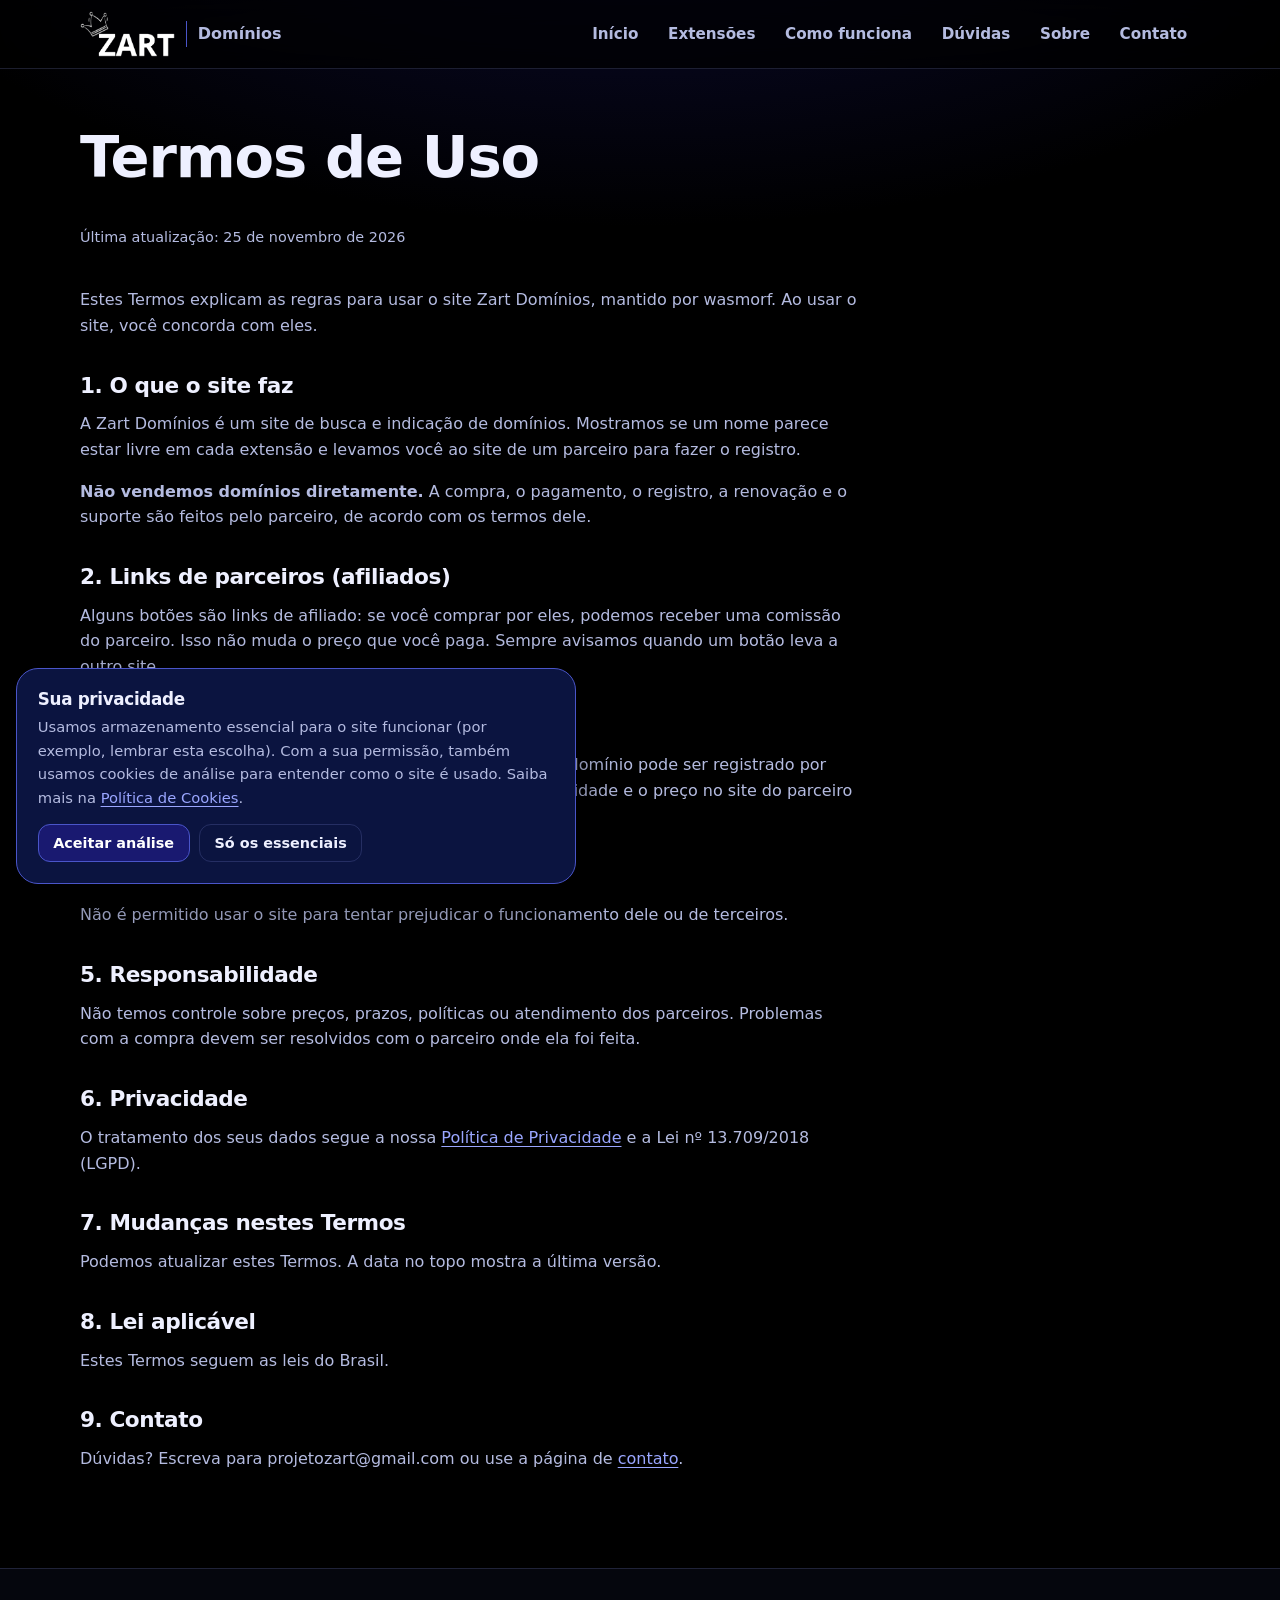
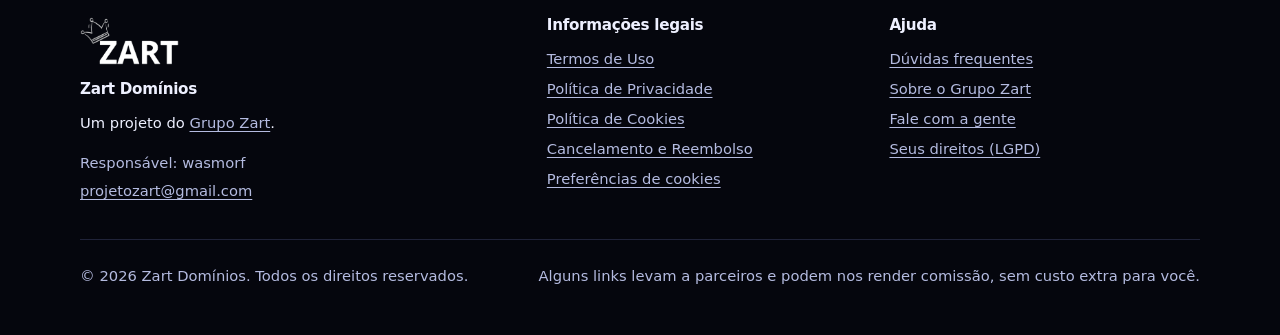
<file: termos.html>
<!DOCTYPE html>
<html lang="pt-BR">
<head>
  <meta charset="UTF-8">
  <meta name="viewport" content="width=device-width, initial-scale=1.0">
  <meta name="theme-color" content="#191970">
  <title>Termos de Uso</title>
  <link rel="icon" type="image/png" href="assets/img/favicon.png">
  <link rel="apple-touch-icon" href="assets/img/apple-touch-icon.png">
  <link rel="stylesheet" href="assets/css/style.css">
  <script type="module" src="assets/js/pagina-texto.js"></script>
</head>
<body data-pagina="termos" data-titulo="Termos de Uso">
  <a class="pular-conteudo" href="#conteudo">Pular para o conteúdo</a>

  <header data-cabecalho></header>

  <!-- MODELO: revise este texto com um advogado antes de lançar o site. -->
  <main id="conteudo" class="container">
    <article class="texto-legal">
      <div class="pagina-topo">
        <h1>Termos de Uso</h1>
        <p class="atualizado">Última atualização: 25 de novembro de 2026</p>
      </div>

      <p>
        Estes Termos explicam as regras para usar o site <span data-site-nome></span>, mantido por
        <span data-empresa="responsavel"></span>. Ao usar o site, você concorda com eles.
      </p>

      <h2>1. O que o site faz</h2>
      <p>
        A <span data-site-nome></span> é um site de busca e indicação de domínios. Mostramos se um nome
        parece estar livre em cada extensão e levamos você ao site de um parceiro para fazer o registro.
      </p>
      <p>
        <strong>Não vendemos domínios diretamente.</strong> A compra, o pagamento, o registro, a renovação
        e o suporte são feitos pelo parceiro, de acordo com os termos dele.
      </p>

      <h2>2. Links de parceiros (afiliados)</h2>
      <p>
        Alguns botões são links de afiliado: se você comprar por eles, podemos receber uma comissão do
        parceiro. Isso não muda o preço que você paga. Sempre avisamos quando um botão leva a outro site.
      </p>

      <h2>3. Resultado da busca</h2>
      <p>
        A busca consulta os registros oficiais naquele momento. Um domínio pode ser registrado por outra
        pessoa a qualquer instante, então confirme a disponibilidade e o preço no site do parceiro antes de pagar.
      </p>

      <h2>4. Uso do site</h2>
      <p>Não é permitido usar o site para tentar prejudicar o funcionamento dele ou de terceiros.</p>

      <h2>5. Responsabilidade</h2>
      <p>
        Não temos controle sobre preços, prazos, políticas ou atendimento dos parceiros. Problemas com a
        compra devem ser resolvidos com o parceiro onde ela foi feita.
      </p>

      <h2>6. Privacidade</h2>
      <p>O tratamento dos seus dados segue a nossa <a href="privacidade.html">Política de Privacidade</a> e a Lei nº 13.709/2018 (LGPD).</p>

      <h2>7. Mudanças nestes Termos</h2>
      <p>Podemos atualizar estes Termos. A data no topo mostra a última versão.</p>

      <h2>8. Lei aplicável</h2>
      <p>Estes Termos seguem as leis do Brasil.</p>

      <h2>9. Contato</h2>
      <p>Dúvidas? Escreva para <span data-empresa="email"></span> ou use a página de <a href="contato.html">contato</a>.</p>
    </article>
  </main>

  <footer data-rodape></footer>
</body>
</html>
</file>
<file: assets/css/style.css>
/* =========================================================
   Estilos do site
   ---------------------------------------------------------
   1. Variáveis (cores, espaços, fontes)
   2. Base
   3. Acessibilidade
   4. Layout geral
   5. Cabeçalho
   6. Botões e campos
   7. Página inicial (hero, busca, resultados)
   8. Seções (extensões, como funciona, dúvidas)
   9. Carrinho e formulários
   10. Páginas de texto (termos, privacidade...)
   11. Rodapé
   12. Aviso de cookies e notificações
   13. Responsivo e movimento reduzido
   ========================================================= */


/* 1. Variáveis ------------------------------------------- */
:root {
  /* Paleta principal */
  --azul-meia-noite: #191970;
  --azul-meia-noite-claro: #2a2aa8;
  --azul-escuro: #0b1440;
  --azul-escuro-2: #0f1a52;
  --preto: #000000;
  --preto-suave: #05060d;

  /* Texto */
  --texto: #eef0ff;
  --texto-suave: #b4bbe0;
  --destaque: #9aa6ff;

  /* Estados */
  --sucesso: #7ee2b8;
  --alerta: #ffd479;
  --erro: #ff9b9b;

  /* Bordas e superfícies */
  --borda: rgba(154, 166, 255, 0.18);
  --borda-forte: #4a55c9;
  --superficie: rgba(15, 26, 82, 0.55);

  /* Medidas */
  --raio: 14px;
  --raio-grande: 22px;
  --largura-max: 1120px;
  --sombra: 0 20px 50px rgba(0, 0, 0, 0.55);

  /* Fontes do próprio sistema: nenhuma fonte é baixada de terceiros */
  --fonte: system-ui, -apple-system, "Segoe UI", Roboto, "Helvetica Neue", Arial, sans-serif;
  --fonte-mono: ui-monospace, "Cascadia Code", "SF Mono", Consolas, monospace;
}


/* 2. Base ------------------------------------------------ */
*,
*::before,
*::after {
  box-sizing: border-box;
}

html {
  scroll-behavior: smooth;
  scroll-padding-top: 84px; /* links do menu (#extensoes...) param abaixo do cabeçalho */
}

body {
  margin: 0;
  min-height: 100vh;
  display: flex;
  flex-direction: column;
  font-family: var(--fonte);
  font-size: 1rem;
  line-height: 1.6;
  color: var(--texto);
  background:
    radial-gradient(1200px 600px at 50% -10%, rgba(25, 25, 112, 0.55), transparent 70%),
    var(--preto);
  -webkit-font-smoothing: antialiased;
}

img,
svg {
  display: block;
  max-width: 100%;
}

h1,
h2,
h3 {
  line-height: 1.15;
  letter-spacing: -0.02em;
  margin: 0 0 0.6em;
}

h1 { font-size: clamp(2.1rem, 5vw, 3.6rem); font-weight: 800; }
h2 { font-size: clamp(1.6rem, 3vw, 2.2rem); font-weight: 750; }
h3 { font-size: 1.15rem; font-weight: 700; }

p { margin: 0 0 1em; }

a {
  color: var(--destaque);
  text-underline-offset: 3px;
}

a:hover { color: var(--texto); }

code {
  font-family: var(--fonte-mono);
  font-size: 0.92em;
  background: var(--azul-escuro);
  padding: 0.1em 0.4em;
  border-radius: 6px;
}


/* 3. Acessibilidade -------------------------------------- */

/* Link "Pular para o conteúdo": aparece só quando recebe foco pelo teclado */
.pular-conteudo {
  position: absolute;
  left: 1rem;
  top: -100px;
  z-index: 100;
  padding: 0.75rem 1rem;
  border-radius: var(--raio);
  background: var(--texto);
  color: var(--preto);
  font-weight: 700;
}

.pular-conteudo:focus { top: 1rem; }

/* Contorno bem visível para quem navega com Tab */
:focus-visible {
  outline: 3px solid var(--destaque);
  outline-offset: 3px;
  border-radius: 6px;
}

/* Títulos que recebem foco só por código (para leitores de tela) não mostram contorno */
[tabindex="-1"]:focus {
  outline: none;
}

/* Esconde da tela, mas mantém para leitores de tela */
.somente-leitor {
  position: absolute;
  width: 1px;
  height: 1px;
  padding: 0;
  margin: -1px;
  overflow: hidden;
  clip: rect(0, 0, 0, 0);
  white-space: nowrap;
  border: 0;
}


/* 4. Layout geral ---------------------------------------- */
.container {
  width: min(100% - 2.5rem, var(--largura-max));
  margin-inline: auto;
}

main { flex: 1; }

.secao {
  padding-block: clamp(3.5rem, 8vw, 6rem);
}

.secao--escura {
  background: linear-gradient(180deg, var(--preto-suave), var(--azul-escuro) 140%);
  border-block: 1px solid var(--borda);
}

.secao__topo {
  max-width: 640px;
  margin-bottom: 2.5rem;
}

.secao__topo p { color: var(--texto-suave); }

.etiqueta {
  display: inline-block;
  margin-bottom: 1rem;
  padding: 0.3rem 0.8rem;
  border: 1px solid var(--borda);
  border-radius: 999px;
  background: var(--superficie);
  color: var(--destaque);
  font-size: 0.8rem;
  font-weight: 700;
  letter-spacing: 0.08em;
  text-transform: uppercase;
}


/* 5. Cabeçalho ------------------------------------------- */
.cabecalho {
  position: sticky;
  top: 0;
  z-index: 50;
  background: rgba(0, 0, 0, 0.72);
  backdrop-filter: blur(14px);
  -webkit-backdrop-filter: blur(14px);
  border-bottom: 1px solid var(--borda);
}

.cabecalho__conteudo {
  display: flex;
  align-items: center;
  justify-content: space-between;
  gap: 1rem;
  min-height: 68px;
}

.marca {
  display: inline-flex;
  align-items: center;
  gap: 0.65rem;
  color: var(--texto);
  font-weight: 800;
  font-size: 1.15rem;
  letter-spacing: -0.02em;
  text-decoration: none;
}

.marca__logo {
  width: auto;
  height: 46px; /* a coroa fica por cima das letras, por isso um pouco mais alta */
}

.marca__sub {
  padding-left: 0.7rem;
  border-left: 1px solid var(--borda-forte);
  color: var(--texto-suave);
  font-weight: 600;
  font-size: 1rem;
  letter-spacing: 0;
}

.menu {
  display: flex;
  align-items: center;
  gap: 0.25rem;
  margin: 0;
  padding: 0;
  list-style: none;
}

.menu a {
  display: inline-flex;
  align-items: center;
  gap: 0.45rem;
  padding: 0.5rem 0.8rem;
  border-radius: 10px;
  color: var(--texto-suave);
  font-weight: 600;
  font-size: 0.95rem;
  text-decoration: none;
}

.menu a:hover,
.menu a[aria-current="page"] {
  color: var(--texto);
  background: var(--superficie);
}

.contador-carrinho {
  min-width: 1.4rem;
  padding: 0 0.4rem;
  border-radius: 999px;
  background: var(--azul-meia-noite);
  border: 1px solid var(--borda-forte);
  color: var(--texto);
  font-size: 0.78rem;
  line-height: 1.3rem;
  text-align: center;
}

.cabecalho .botao-menu {
  display: none;
}


/* 6. Botões e campos ------------------------------------- */
.botao {
  display: inline-flex;
  align-items: center;
  justify-content: center;
  gap: 0.5rem;
  min-height: 44px;
  padding: 0.65rem 1.2rem;
  border: 1px solid var(--borda-forte);
  border-radius: 12px;
  background: var(--azul-meia-noite);
  color: #ffffff;
  font: inherit;
  font-weight: 700;
  text-decoration: none;
  cursor: pointer;
  transition: background 0.2s, transform 0.2s, border-color 0.2s;
}

.botao:hover {
  background: var(--azul-meia-noite-claro);
  color: #ffffff;
  transform: translateY(-1px);
}

.botao:disabled {
  opacity: 0.55;
  cursor: not-allowed;
  transform: none;
}

.botao--secundario {
  background: transparent;
  border-color: var(--borda);
  color: var(--texto);
}

.botao--secundario:hover {
  background: var(--superficie);
  border-color: var(--borda-forte);
}

.botao--pequeno {
  min-height: 38px;
  padding: 0.4rem 0.9rem;
  font-size: 0.9rem;
}

.campo {
  display: grid;
  gap: 0.4rem;
  margin-bottom: 1.1rem;
}

.campo label {
  font-weight: 600;
}

.campo small {
  color: var(--texto-suave);
}

input[type="text"],
input[type="email"],
input[type="tel"],
input[type="search"],
select,
textarea {
  width: 100%;
  min-height: 46px;
  padding: 0.7rem 0.9rem;
  border: 1px solid var(--borda-forte);
  border-radius: 12px;
  background: var(--preto-suave);
  color: var(--texto);
  font: inherit;
}

textarea {
  min-height: 140px;
  resize: vertical;
}

input::placeholder,
textarea::placeholder {
  color: #8d94bd;
}

.grupo-campos {
  margin: 0 0 1.1rem;
  padding: 1rem 1rem 0.2rem;
  border: 1px solid var(--borda);
  border-radius: var(--raio);
}

.grupo-campos legend {
  padding: 0 0.4rem;
  font-weight: 700;
}

.grupo-campos__ajuda {
  display: block;
  margin-bottom: 1rem;
  color: var(--texto-suave);
}

.campos-lado {
  display: grid;
  grid-template-columns: 1fr 110px;
  gap: 0.8rem;
}

.campo-check {
  display: flex;
  align-items: flex-start;
  gap: 0.65rem;
  margin-bottom: 1.2rem;
}

.campo-check input {
  width: 20px;
  height: 20px;
  margin-top: 0.2rem;
  accent-color: var(--azul-meia-noite-claro);
  flex-shrink: 0;
}


/* 7. Página inicial -------------------------------------- */
.hero {
  position: relative;
  overflow: hidden;
  padding-block: clamp(4rem, 11vw, 8rem) clamp(3rem, 7vw, 5rem);
  text-align: center;
}

/* Grade decorativa ao fundo */
.hero::before {
  content: "";
  position: absolute;
  inset: 0;
  background-image:
    linear-gradient(rgba(154, 166, 255, 0.07) 1px, transparent 1px),
    linear-gradient(90deg, rgba(154, 166, 255, 0.07) 1px, transparent 1px);
  background-size: 48px 48px;
  mask-image: radial-gradient(ellipse at 50% 30%, #000 20%, transparent 70%);
  -webkit-mask-image: radial-gradient(ellipse at 50% 30%, #000 20%, transparent 70%);
  pointer-events: none;
}

.hero > .container {
  position: relative;
}

.hero h1 {
  max-width: 820px;
  margin-inline: auto;
}

.hero h1 span {
  background: linear-gradient(90deg, #c7cdff, var(--destaque));
  -webkit-background-clip: text;
  background-clip: text;
  color: transparent;
}

.hero__texto {
  max-width: 560px;
  margin: 0 auto 2.2rem;
  color: var(--texto-suave);
  font-size: 1.1rem;
}

.busca {
  display: flex;
  gap: 0.5rem;
  max-width: 680px;
  margin-inline: auto;
  padding: 0.5rem;
  border: 1px solid var(--borda-forte);
  border-radius: var(--raio-grande);
  background: rgba(5, 6, 13, 0.85);
  box-shadow: var(--sombra), 0 0 0 6px rgba(25, 25, 112, 0.35);
}

.busca input {
  flex: 1;
  min-width: 0;
  border: 0;
  background: transparent;
  font-size: 1.1rem;
  padding-inline: 1rem;
}

.busca input:focus-visible {
  outline: none;
}

.busca:focus-within {
  border-color: var(--destaque);
}

.busca .botao {
  border-radius: 14px;
  padding-inline: 1.6rem;
}

.busca__dica {
  margin-top: 1rem;
  color: var(--texto-suave);
  font-size: 0.9rem;
}

.busca__erro {
  margin-top: 1rem;
  color: var(--erro);
  font-weight: 600;
}

/* Resultados da busca */
.resultados {
  scroll-margin-top: 90px; /* não fica escondido atrás do cabeçalho fixo */
  max-width: 780px;
  margin: 2.5rem auto 0;
  text-align: left;
}

.resultados__titulo {
  font-size: 1rem;
  color: var(--texto-suave);
  font-weight: 600;
  margin-bottom: 1rem;
}

.lista-resultados {
  display: grid;
  gap: 0.6rem;
  margin: 0;
  padding: 0;
  list-style: none;
}

.resultado {
  display: grid;
  grid-template-columns: 1fr auto auto;
  align-items: center;
  gap: 1rem;
  padding: 0.95rem 1.1rem;
  border: 1px solid var(--borda);
  border-radius: var(--raio);
  background: var(--superficie);
}

.resultado__dominio {
  font-size: 1.05rem;
  font-weight: 700;
  word-break: break-all;
}

.resultado__dominio .tld {
  color: var(--destaque);
}

.resultado__status {
  display: inline-flex;
  align-items: center;
  gap: 0.4rem;
  font-size: 0.85rem;
  font-weight: 700;
}

.resultado__status::before {
  content: "";
  width: 8px;
  height: 8px;
  border-radius: 50%;
  background: currentColor;
}

.status--disponivel { color: var(--sucesso); }
.status--registrado { color: var(--texto-suave); }
.status--verificar  { color: var(--alerta); }
.status--carregando { color: var(--texto-suave); }

.resultado__preco {
  text-align: right;
  font-weight: 700;
  white-space: nowrap;
}

.resultado__preco small {
  display: block;
  color: var(--texto-suave);
  font-weight: 500;
  font-size: 0.78rem;
}

.resultado__acao {
  grid-column: 1 / -1;
  display: flex;
  flex-wrap: wrap;
  align-items: center;
  justify-content: space-between;
  gap: 0.6rem;
  padding-top: 0.7rem;
  border-top: 1px solid var(--borda);
  font-size: 0.88rem;
  color: var(--texto-suave);
}


/* 8. Seções ---------------------------------------------- */

/* Grade de extensões */
.grade-extensoes {
  display: grid;
  grid-template-columns: repeat(auto-fill, minmax(230px, 1fr));
  gap: 1rem;
}

.cartao {
  position: relative;
  padding: 1.5rem;
  border: 1px solid var(--borda);
  border-radius: var(--raio-grande);
  background: linear-gradient(160deg, var(--azul-escuro-2), var(--preto-suave));
  transition: border-color 0.2s, transform 0.2s;
}

.cartao:hover {
  border-color: var(--borda-forte);
  transform: translateY(-2px);
}

.cartao__tld {
  font-size: 2rem;
  font-weight: 800;
  letter-spacing: -0.03em;
  margin-bottom: 0.3rem;
}

.cartao__descricao {
  color: var(--texto-suave);
  font-size: 0.93rem;
  min-height: 3em;
}

.cartao__preco {
  margin: 1rem 0 0;
  font-weight: 700;
}

.cartao__preco small {
  display: block;
  color: var(--texto-suave);
  font-weight: 500;
}

.selo {
  position: absolute;
  top: 1.2rem;
  right: 1.2rem;
  padding: 0.15rem 0.6rem;
  border-radius: 999px;
  border: 1px solid var(--borda);
  font-size: 0.72rem;
  font-weight: 700;
  color: var(--texto-suave);
}

.selo--revenda {
  background: var(--azul-meia-noite);
  border-color: var(--borda-forte);
  color: var(--texto);
}

/* Passos "Como funciona" */
.passos {
  display: grid;
  grid-template-columns: repeat(auto-fit, minmax(240px, 1fr));
  gap: 1rem;
  counter-reset: passo;
  margin: 0;
  padding: 0;
  list-style: none;
}

.passo {
  padding: 1.6rem;
  border: 1px solid var(--borda);
  border-radius: var(--raio-grande);
  background: var(--superficie);
}

.passo::before {
  counter-increment: passo;
  content: counter(passo);
  display: grid;
  place-items: center;
  width: 42px;
  height: 42px;
  margin-bottom: 1rem;
  border-radius: 12px;
  background: var(--azul-meia-noite);
  border: 1px solid var(--borda-forte);
  font-weight: 800;
}

.passo p {
  color: var(--texto-suave);
  margin: 0;
}

/* Aviso de transparência sobre afiliados */
.aviso-afiliado {
  display: flex;
  gap: 1rem;
  align-items: flex-start;
  margin-top: 2rem;
  padding: 1.2rem 1.4rem;
  border: 1px dashed var(--borda-forte);
  border-radius: var(--raio);
  color: var(--texto-suave);
  font-size: 0.93rem;
}

.aviso-afiliado strong {
  color: var(--texto);
}

/* Perguntas frequentes */
.duvidas {
  display: grid;
  gap: 0.7rem;
  max-width: 820px;
}

.duvida {
  border: 1px solid var(--borda);
  border-radius: var(--raio);
  background: var(--superficie);
}

.duvida summary {
  padding: 1.1rem 1.3rem;
  font-weight: 700;
  cursor: pointer;
  list-style: none;
  display: flex;
  justify-content: space-between;
  gap: 1rem;
}

.duvida summary::-webkit-details-marker { display: none; }

.duvida summary::after {
  content: "+";
  color: var(--destaque);
  font-size: 1.3rem;
  line-height: 1;
}

.duvida[open] summary::after { content: "−"; }

.duvida p {
  padding: 0 1.3rem 1.2rem;
  margin: 0;
  color: var(--texto-suave);
}


/* 9. Carrinho e formulários ------------------------------ */
.pagina-topo {
  padding-block: 3.5rem 1.5rem;
}

.pagina-topo p {
  color: var(--texto-suave);
  max-width: 640px;
}

.carrinho {
  display: grid;
  grid-template-columns: 1.3fr 1fr;
  gap: 1.5rem;
  align-items: start;
  padding-bottom: 5rem;
}

.painel {
  padding: 1.6rem;
  border: 1px solid var(--borda);
  border-radius: var(--raio-grande);
  background: var(--superficie);
}

.itens-carrinho {
  display: grid;
  gap: 0.7rem;
  margin: 0 0 1.2rem;
  padding: 0;
  list-style: none;
}

.item-carrinho {
  display: grid;
  grid-template-columns: 1fr auto auto;
  align-items: center;
  gap: 0.8rem;
  padding: 0.9rem 1rem;
  border: 1px solid var(--borda);
  border-radius: var(--raio);
  background: var(--preto-suave);
}

.item-carrinho__nome {
  font-weight: 700;
  word-break: break-all;
}

.item-carrinho__nome small {
  display: block;
  word-break: normal;
  color: var(--texto-suave);
  font-weight: 500;
}

.item-carrinho select {
  min-height: 38px;
  padding: 0.3rem 0.6rem;
  width: auto;
}

.botao-remover {
  border: 0;
  background: transparent;
  color: var(--erro);
  font: inherit;
  font-size: 0.88rem;
  font-weight: 600;
  cursor: pointer;
  padding: 0.4rem;
  border-radius: 8px;
}

.total {
  display: flex;
  justify-content: space-between;
  align-items: baseline;
  padding-top: 1rem;
  border-top: 1px solid var(--borda);
  font-size: 1.15rem;
  font-weight: 800;
}

.situacao-pedido {
  font-size: 1.1rem;
  font-weight: 700;
  color: var(--destaque);
}

.status-item {
  font-size: 0.88rem;
  font-weight: 700;
  color: var(--alerta);
  white-space: nowrap;
}

.status-item--registrado { color: var(--sucesso); }

.vazio {
  text-align: center;
  padding: 2rem 1rem;
  color: var(--texto-suave);
}

.mensagem {
  margin-top: 1rem;
  padding: 0.9rem 1rem;
  border-radius: var(--raio);
  border: 1px solid var(--borda-forte);
  background: var(--azul-escuro);
}

.mensagem--erro {
  border-color: var(--erro);
  color: var(--erro);
}

.mensagem--sucesso {
  border-color: var(--sucesso);
  color: var(--sucesso);
}


/* 10. Páginas de texto ----------------------------------- */
.texto-legal {
  max-width: 780px;
  padding-bottom: 5rem;
}

.texto-legal h2 {
  font-size: 1.35rem;
  margin-top: 2.2rem;
}

.texto-legal p,
.texto-legal li {
  color: var(--texto-suave);
}

.texto-legal li { margin-bottom: 0.4rem; }

.texto-legal .atualizado {
  font-size: 0.9rem;
}

.texto-legal table {
  width: 100%;
  border-collapse: collapse;
  margin: 1rem 0;
  font-size: 0.93rem;
}

.texto-legal th,
.texto-legal td {
  padding: 0.7rem;
  border: 1px solid var(--borda);
  text-align: left;
  vertical-align: top;
}

.texto-legal th {
  background: var(--azul-escuro);
  color: var(--texto);
}

.texto-legal td { color: var(--texto-suave); }


/* 11. Rodapé --------------------------------------------- */
.rodape {
  border-top: 1px solid var(--borda);
  background: var(--preto-suave);
  padding-block: 3rem 2rem;
  font-size: 0.92rem;
  color: var(--texto-suave);
}

.rodape__grade {
  display: grid;
  grid-template-columns: 1.4fr 1fr 1fr;
  gap: 2rem;
  margin-bottom: 2rem;
}

.rodape h2 {
  font-size: 0.95rem;
  color: var(--texto);
  margin-bottom: 0.8rem;
}

.rodape ul {
  margin: 0;
  padding: 0;
  list-style: none;
  display: grid;
  gap: 0.4rem;
}

.rodape a {
  color: var(--texto-suave);
}

.rodape a:hover { color: var(--texto); }

.rodape .botao-link {
  padding: 0;
  border: 0;
  background: none;
  color: var(--texto-suave);
  font: inherit;
  text-decoration: underline;
  text-underline-offset: 3px;
  cursor: pointer;
}

.rodape .botao-link:hover { color: var(--texto); }

.rodape__empresa p { margin: 0 0 0.3rem; }

.rodape__logo {
  width: auto;
  height: 48px;
  margin-bottom: 1rem;
}

.rodape__grupo {
  margin-bottom: 1rem !important;
  color: var(--texto);
}

.pendente {
  color: var(--alerta);
}

.rodape__base {
  padding-top: 1.5rem;
  border-top: 1px solid var(--borda);
  display: flex;
  flex-wrap: wrap;
  justify-content: space-between;
  gap: 1rem;
}


/* 12. Aviso de cookies e notificações -------------------- */
.aviso-cookies {
  position: fixed;
  left: 1rem;
  right: 1rem;
  bottom: 1rem;
  z-index: 90;
  max-width: 560px;
  padding: 1.3rem;
  border: 1px solid var(--borda-forte);
  border-radius: var(--raio-grande);
  background: var(--azul-escuro);
  box-shadow: var(--sombra);
}

.aviso-cookies h2 {
  font-size: 1.05rem;
  margin-bottom: 0.4rem;
}

.aviso-cookies p {
  color: var(--texto-suave);
  font-size: 0.92rem;
}

.aviso-cookies__botoes {
  display: flex;
  flex-wrap: wrap;
  gap: 0.6rem;
}

.notificacao {
  position: fixed;
  left: 50%;
  bottom: 1.5rem;
  z-index: 95;
  transform: translateX(-50%);
  max-width: calc(100% - 2rem);
  padding: 0.85rem 1.2rem;
  border: 1px solid var(--borda-forte);
  border-radius: var(--raio);
  background: var(--azul-escuro-2);
  box-shadow: var(--sombra);
  font-weight: 600;
}


/* 13. Responsivo e movimento reduzido -------------------- */
@media (max-width: 860px) {
  .cabecalho .botao-menu {
    display: inline-flex;
    margin-left: auto;
  }

  .menu {
    display: none;
    position: absolute;
    top: 68px;
    left: 0;
    right: 0;
    flex-direction: column;
    align-items: stretch;
    padding: 0.8rem 1.25rem 1.2rem;
    background: var(--preto);
    border-bottom: 1px solid var(--borda);
  }

  .menu--aberto {
    display: flex;
  }

  .menu a {
    padding: 0.8rem;
  }

  .carrinho {
    grid-template-columns: 1fr;
  }

  .rodape__grade {
    grid-template-columns: 1fr;
  }
}

@media (max-width: 560px) {
  .busca {
    flex-direction: column;
  }

  .busca input {
    min-height: 52px;
  }

  .resultado {
    grid-template-columns: 1fr auto;
  }

  .resultado__preco {
    grid-column: 1 / -1;
    text-align: left;
  }

  .item-carrinho {
    grid-template-columns: 1fr auto;
  }

  .item-carrinho__nome {
    grid-column: 1 / -1;
  }
}

@media (prefers-reduced-motion: reduce) {
  *,
  *::before,
  *::after {
    animation: none !important;
    transition: none !important;
    scroll-behavior: auto !important;
  }
}


/* 14. Página "Sobre o Grupo Zart" ------------------------ */
.hero--curto {
  padding-block: clamp(3rem, 8vw, 5.5rem) clamp(2.5rem, 6vw, 4rem);
}

.sobre__logo {
  width: min(240px, 60vw);
  height: auto;
  margin: 0 auto 1.5rem;
}

.texto-sobre {
  max-width: 760px;
}

.texto-sobre p {
  color: var(--texto-suave);
  font-size: 1.05rem;
}

.texto-sobre strong {
  color: var(--texto);
}

.passos--sem-numero .passo::before {
  content: "♛";
  font-size: 1.2rem;
}

.lista-projetos {
  margin: 0;
  padding: 0;
  list-style: none;
}

.lista-projetos .cartao__tld {
  font-size: 1.5rem;
  padding-right: 6.5rem;
}

.lista-projetos .botao {
  margin-top: 0.5rem;
}

.cartao--em-breve {
  border-style: dashed;
  background: transparent;
}
</file>
